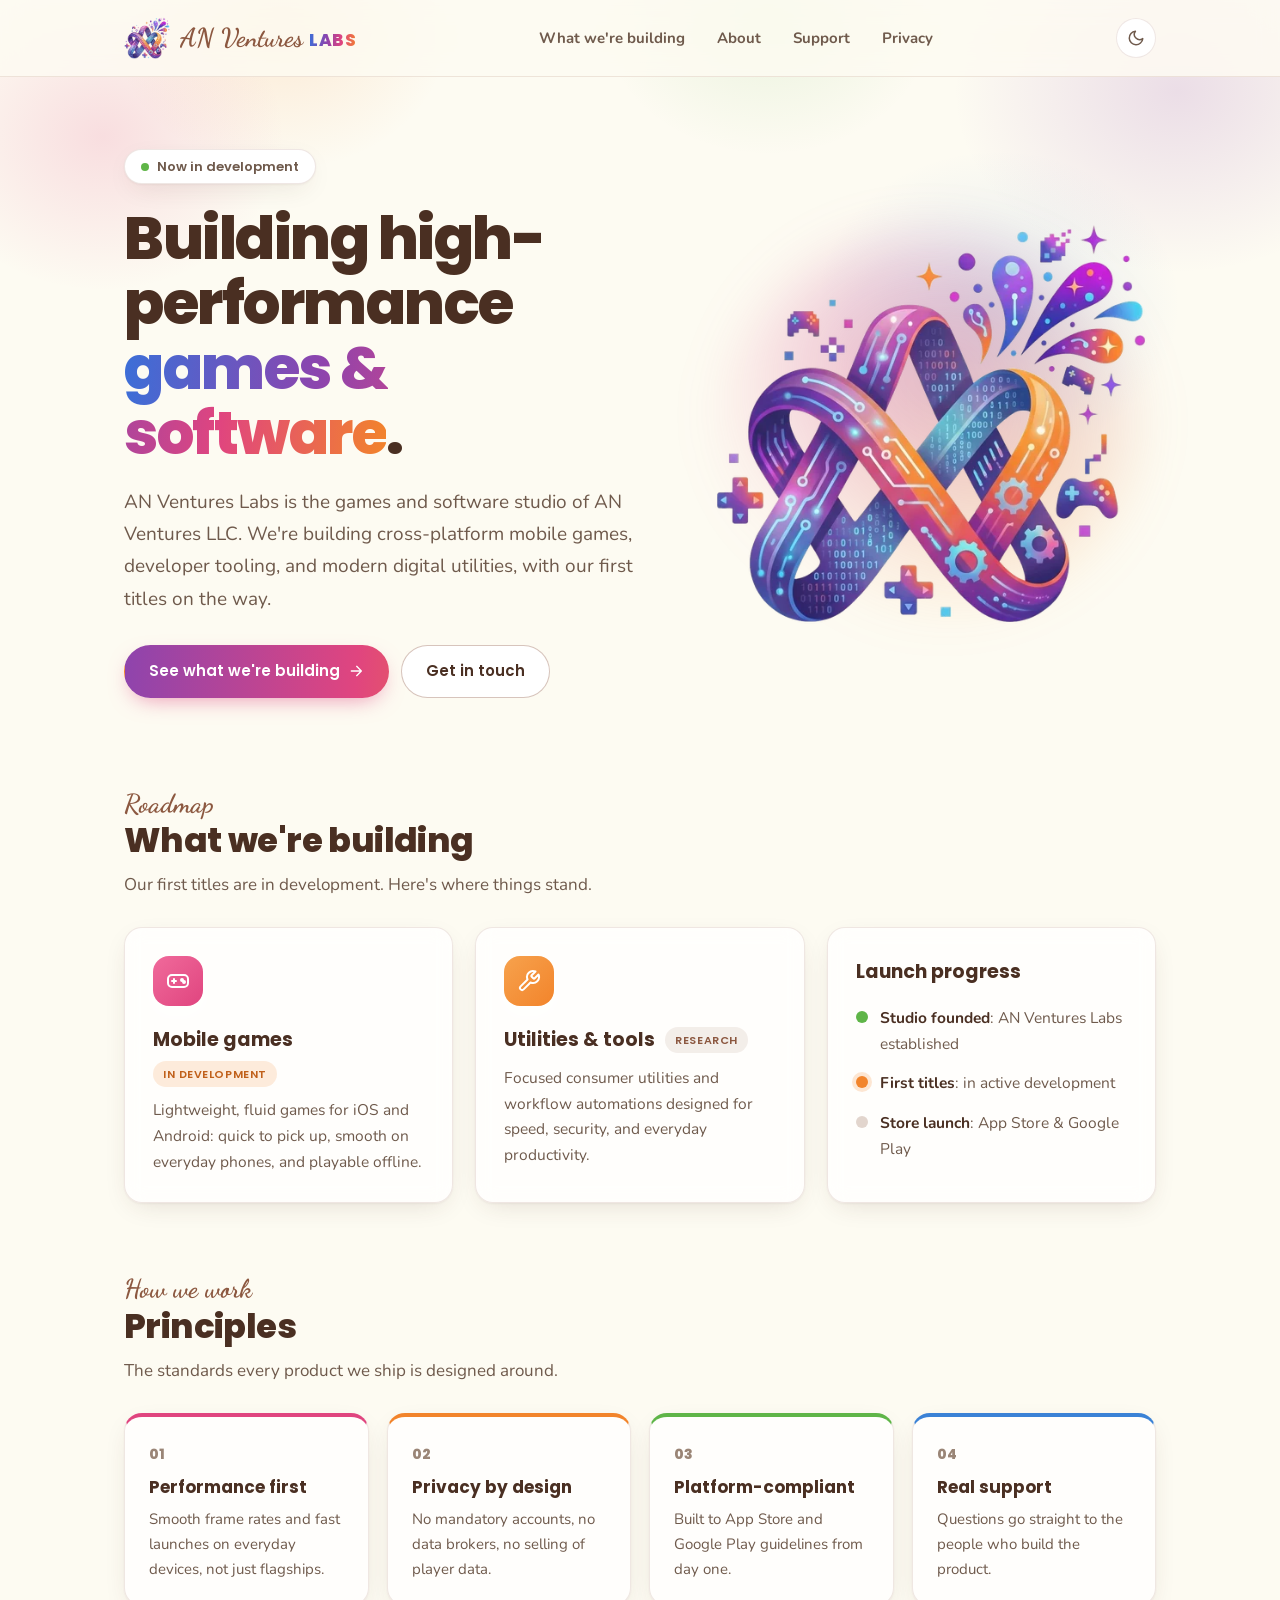
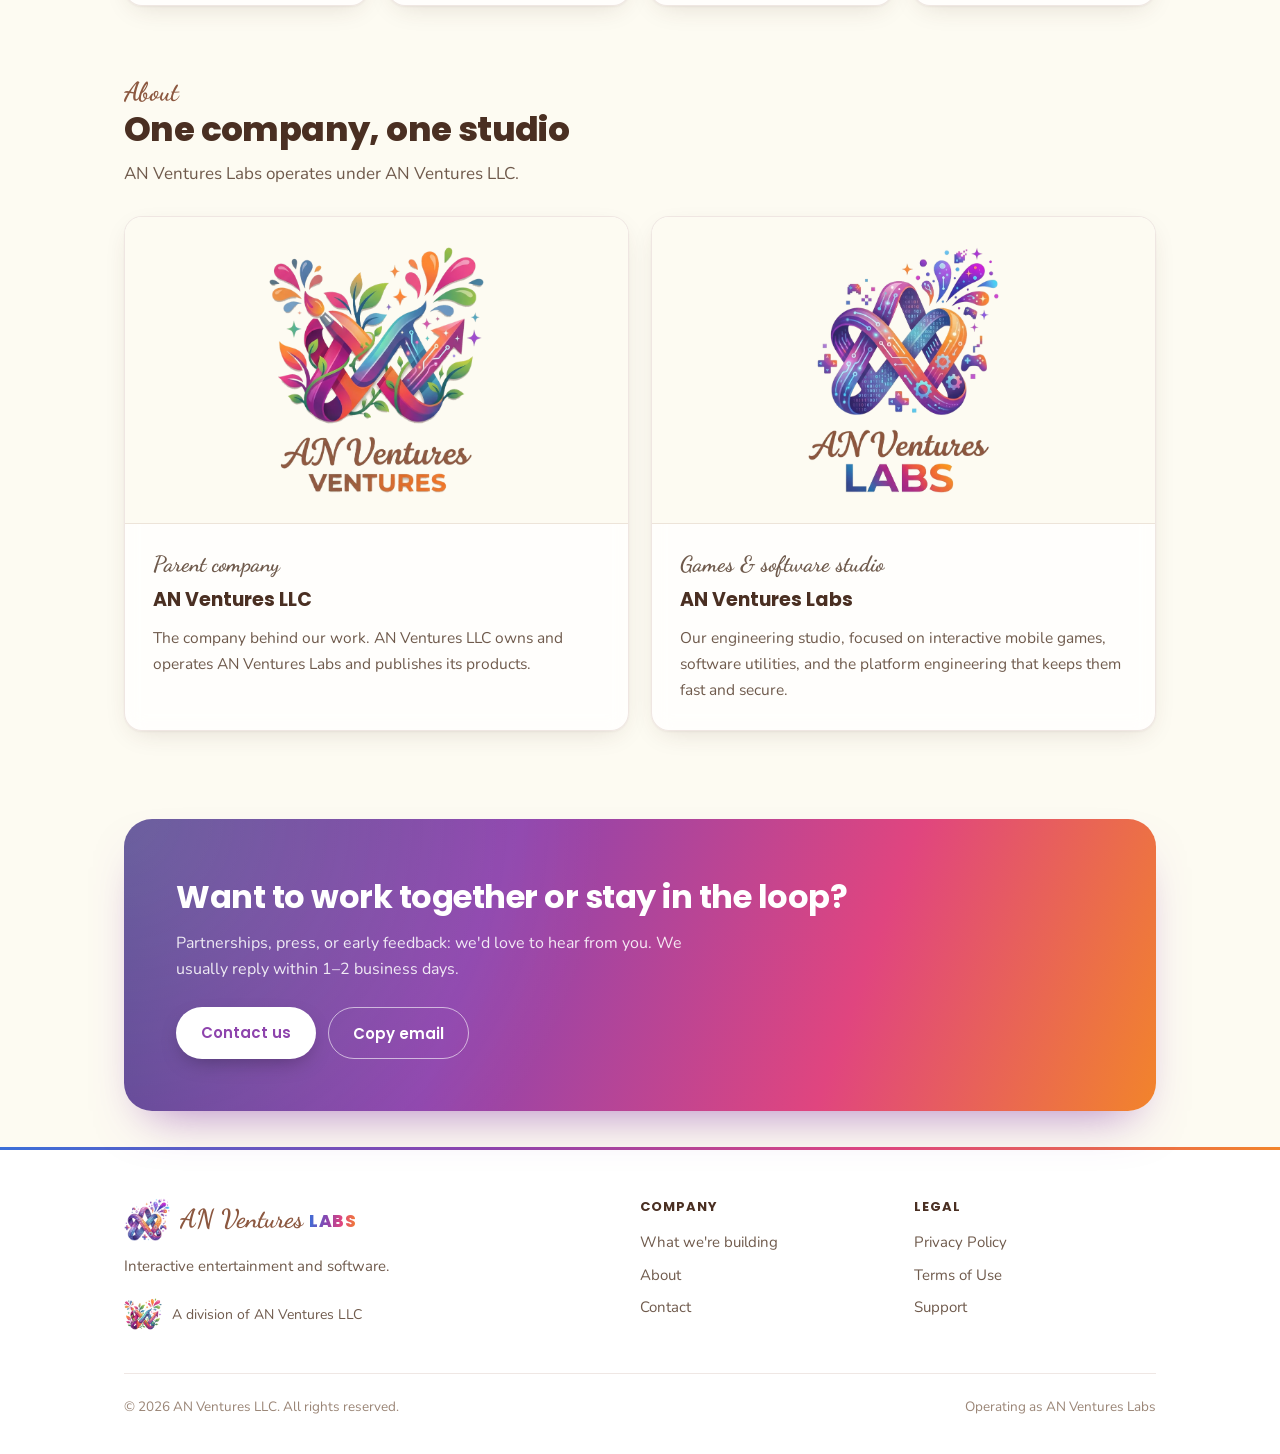
<file: index.html>
<!DOCTYPE html>
<html lang="en" class="no-js">
<head>
  <meta charset="UTF-8">
  <meta name="viewport" content="width=device-width, initial-scale=1.0">
  <title>AN Ventures Labs — Interactive Entertainment & Software</title>
  <meta name="description" content="AN Ventures Labs, the games and software studio of AN Ventures LLC, is building high-performance mobile games and modern software.">
  <meta name="theme-color" content="#fdfbf2">
  <link rel="canonical" href="https://www.anventureslabs.com/">
  <meta property="og:type" content="website">
  <meta property="og:site_name" content="AN Ventures Labs">
  <meta property="og:title" content="AN Ventures Labs — Games & Software">
  <meta property="og:description" content="High-performance mobile games, digital experiences, and modern software systems.">
  <meta property="og:url" content="https://www.anventureslabs.com/">
  <meta property="og:image" content="https://www.anventureslabs.com/assets/og-image.jpg">
  <meta name="twitter:card" content="summary_large_image">
  <link rel="icon" href="assets/favicon-32.png" sizes="32x32" type="image/png">
  <link rel="icon" href="assets/icon-192.png" sizes="192x192" type="image/png">
  <link rel="apple-touch-icon" href="assets/apple-touch-icon.png">
  <link rel="manifest" href="site.webmanifest">
  <link rel="preconnect" href="https://fonts.googleapis.com">
  <link rel="preconnect" href="https://fonts.gstatic.com" crossorigin>
  <link href="https://fonts.googleapis.com/css2?family=Dancing+Script:wght@700&family=Nunito:wght@400;600;700&family=Poppins:wght@600;700;800&display=swap" rel="stylesheet">
  <link rel="stylesheet" href="assets/styles.css">
  <script src="assets/main.js"></script>
  <script type="application/ld+json">
  {
    "@context": "https://schema.org",
    "@type": "Organization",
    "name": "AN Ventures Labs",
    "legalName": "AN Ventures LLC",
    "url": "https://www.anventureslabs.com/",
    "logo": "https://www.anventureslabs.com/assets/icon-512.png",
    "email": "contact@anventureslabs.com"
  }
  </script>
</head>
<body>
  <a class="skip-link" href="#main">Skip to content</a>
  <div class="glow-bg" aria-hidden="true"></div>

  <header class="site-header">
    <div class="container nav">
      <a class="brand" href="index.html" aria-label="AN Ventures Labs home">
        <img class="brand-logo" src="assets/brand/labs-mark-sm.webp" alt="" width="40" height="40">
        <span class="brand-name"><span class="script">AN Ventures</span><span class="caps">LABS</span></span>
      </a>
      <ul class="nav-links" id="nav-links">
        <li><a href="index.html#building">What we're building</a></li>
        <li><a href="index.html#about">About</a></li>
        <li><a href="support.html">Support</a></li>
        <li><a href="privacy.html">Privacy</a></li>
      </ul>
      <div class="nav-actions">
        <button class="icon-btn theme-toggle" type="button" aria-label="Toggle color theme">
          <svg class="icon-moon" viewBox="0 0 24 24" fill="none" stroke="currentColor" stroke-width="2" stroke-linecap="round" stroke-linejoin="round"><path d="M21 12.79A9 9 0 1 1 11.21 3 7 7 0 0 0 21 12.79z"/></svg>
          <svg class="icon-sun" viewBox="0 0 24 24" fill="none" stroke="currentColor" stroke-width="2" stroke-linecap="round" stroke-linejoin="round"><circle cx="12" cy="12" r="4"/><path d="M12 2v2M12 20v2M4.93 4.93l1.41 1.41M17.66 17.66l1.41 1.41M2 12h2M20 12h2M4.93 19.07l1.41-1.41M17.66 6.34l1.41-1.41"/></svg>
        </button>
        <button class="icon-btn menu-toggle" type="button" aria-label="Open menu" aria-controls="nav-links" aria-expanded="false">
          <svg viewBox="0 0 24 24" fill="none" stroke="currentColor" stroke-width="2" stroke-linecap="round"><path d="M4 7h16M4 12h16M4 17h16"/></svg>
        </button>
      </div>
    </div>
  </header>

  <main id="main" class="container">
    <section class="hero">
      <div class="hero-grid">
        <div>
          <div class="pill">
            <span class="pill-dot" aria-hidden="true"></span>
            Now in development
          </div>
          <h1>Building high-performance <span class="gradient-text">games & software</span>.</h1>
          <p class="lead">AN Ventures Labs is the games and software studio of AN Ventures LLC. We're building cross-platform mobile games, developer tooling, and modern digital utilities, with our first titles on the way.</p>
          <div class="hero-actions">
            <a class="btn btn-primary" href="#building">
              See what we're building
              <svg viewBox="0 0 24 24" fill="none" stroke="currentColor" stroke-width="2" stroke-linecap="round" stroke-linejoin="round"><path d="M5 12h14M13 5l7 7-7 7"/></svg>
            </a>
            <a class="btn btn-ghost" href="support.html#contact">Get in touch</a>
          </div>
        </div>
        <div class="hero-art">
          <img src="assets/brand/labs-mark.webp" alt="AN Ventures Labs logo: an interlocking ribbon knot with circuit traces, surrounded by game controller and pixel icons" width="512" height="476" fetchpriority="high">
        </div>
      </div>
    </section>

    <!-- ================= WHAT WE'RE BUILDING =================
         When your first app launches, add a product card here with its
         name, a one-line pitch, and App Store / Google Play links. -->
    <section id="building">
      <p class="eyebrow">Roadmap</p>
      <h2 class="section-title">What we're building</h2>
      <p class="section-sub">Our first titles are in development. Here's where things stand.</p>

      <div class="grid">
        <article class="card reveal">
          <div class="card-icon tone-pink" aria-hidden="true">
            <svg viewBox="0 0 24 24" fill="none" stroke="currentColor" stroke-width="2" stroke-linecap="round" stroke-linejoin="round"><rect x="2" y="6" width="20" height="12" rx="4"/><path d="M6 12h4M8 10v4"/><circle cx="16" cy="11" r="1"/><circle cx="18" cy="13" r="1"/></svg>
          </div>
          <h3>Mobile games <span class="badge badge-dev">In development</span></h3>
          <p>Lightweight, fluid games for iOS and Android: quick to pick up, smooth on everyday phones, and playable offline.</p>
        </article>
        <article class="card reveal">
          <div class="card-icon tone-orange" aria-hidden="true">
            <svg viewBox="0 0 24 24" fill="none" stroke="currentColor" stroke-width="2" stroke-linecap="round" stroke-linejoin="round"><path d="M14.7 6.3a1 1 0 0 0 0 1.4l1.6 1.6a1 1 0 0 0 1.4 0l3.77-3.77a6 6 0 0 1-7.94 7.94l-6.91 6.91a2.12 2.12 0 0 1-3-3l6.91-6.91a6 6 0 0 1 7.94-7.94l-3.76 3.76z"/></svg>
          </div>
          <h3>Utilities & tools <span class="badge">Research</span></h3>
          <p>Focused consumer utilities and workflow automations designed for speed, security, and everyday productivity.</p>
        </article>
        <article class="card reveal">
          <h3 style="margin-bottom:4px">Launch progress</h3>
          <div class="status-list">
            <div class="status-item"><span class="status-dot done" aria-hidden="true"></span><div><strong>Studio founded</strong>: AN Ventures Labs established</div></div>
            <div class="status-item"><span class="status-dot now" aria-hidden="true"></span><div><strong>First titles</strong>: in active development</div></div>
            <div class="status-item"><span class="status-dot" aria-hidden="true"></span><div><strong>Store launch</strong>: App Store & Google Play</div></div>
          </div>
        </article>
      </div>
    </section>

    <!-- ================= PRINCIPLES ================= -->
    <section id="principles">
      <p class="eyebrow">How we work</p>
      <h2 class="section-title">Principles</h2>
      <p class="section-sub">The standards every product we ship is designed around.</p>
      <div class="principles reveal">
        <div class="principle">
          <span class="num">01</span>
          <h4>Performance first</h4>
          <p>Smooth frame rates and fast launches on everyday devices, not just flagships.</p>
        </div>
        <div class="principle">
          <span class="num">02</span>
          <h4>Privacy by design</h4>
          <p>No mandatory accounts, no data brokers, no selling of player data.</p>
        </div>
        <div class="principle">
          <span class="num">03</span>
          <h4>Platform-compliant</h4>
          <p>Built to App Store and Google Play guidelines from day one.</p>
        </div>
        <div class="principle">
          <span class="num">04</span>
          <h4>Real support</h4>
          <p>Questions go straight to the people who build the product.</p>
        </div>
      </div>
    </section>

    <!-- ================= ABOUT / BRAND FAMILY ================= -->
    <section id="about">
      <p class="eyebrow">About</p>
      <h2 class="section-title">One company, one studio</h2>
      <p class="section-sub">AN Ventures Labs operates under AN Ventures LLC.</p>
      <div class="grid">
        <article class="card brand-card reveal">
          <div class="brand-plate">
            <img src="assets/brand/ventures-logo.webp" alt="AN Ventures logo" width="632" height="720" loading="lazy">
          </div>
          <div class="brand-body">
            <p class="eyebrow">Parent company</p>
            <h3>AN Ventures LLC</h3>
            <p>The company behind our work. AN Ventures LLC owns and operates AN Ventures Labs and publishes its products.</p>
          </div>
        </article>
        <article class="card brand-card reveal">
          <div class="brand-plate">
            <img src="assets/brand/labs-logo.webp" alt="AN Ventures Labs logo" width="561" height="720" loading="lazy">
          </div>
          <div class="brand-body">
            <p class="eyebrow">Games & software studio</p>
            <h3>AN Ventures Labs</h3>
            <p>Our engineering studio, focused on interactive mobile games, software utilities, and the platform engineering that keeps them fast and secure.</p>
          </div>
        </article>
      </div>
    </section>

    <section>
      <div class="cta reveal">
        <div>
          <h2>Want to work together or stay in the loop?</h2>
          <p>Partnerships, press, or early feedback: we'd love to hear from you. We usually reply within 1–2 business days.</p>
        </div>
        <div class="hero-actions" style="margin-top:0">
          <a class="btn btn-primary" href="support.html#contact">Contact us</a>
          <button class="btn btn-ghost" type="button" data-copy="contact@anventureslabs.com">Copy email</button>
        </div>
      </div>
    </section>
  </main>

  <footer class="site-footer">
    <div class="container">
      <div class="footer-grid">
        <div>
          <a class="brand" href="index.html"><img class="brand-logo" src="assets/brand/labs-mark-sm.webp" alt="" width="40" height="40"><span class="brand-name"><span class="script">AN Ventures</span><span class="caps">LABS</span></span></a>
          <p style="margin-top:12px;max-width:320px">Interactive entertainment and software.</p>
          <div class="parent-co">
            <img src="assets/brand/ventures-mark-sm.webp" alt="" width="34" height="34" loading="lazy">
            <span>A division of AN Ventures LLC</span>
          </div>
        </div>
        <div>
          <h5>Company</h5>
          <ul>
            <li><a href="index.html#building">What we're building</a></li>
            <li><a href="index.html#about">About</a></li>
            <li><a href="support.html#contact">Contact</a></li>
          </ul>
        </div>
        <div>
          <h5>Legal</h5>
          <ul>
            <li><a href="privacy.html">Privacy Policy</a></li>
            <li><a href="terms.html">Terms of Use</a></li>
            <li><a href="support.html">Support</a></li>
          </ul>
        </div>
      </div>
      <div class="footer-bottom">
        <div>© <span data-year>2026</span> AN Ventures LLC. All rights reserved.</div>
        <div>Operating as AN Ventures Labs</div>
      </div>
    </div>
  </footer>
</body>
</html>
</file>
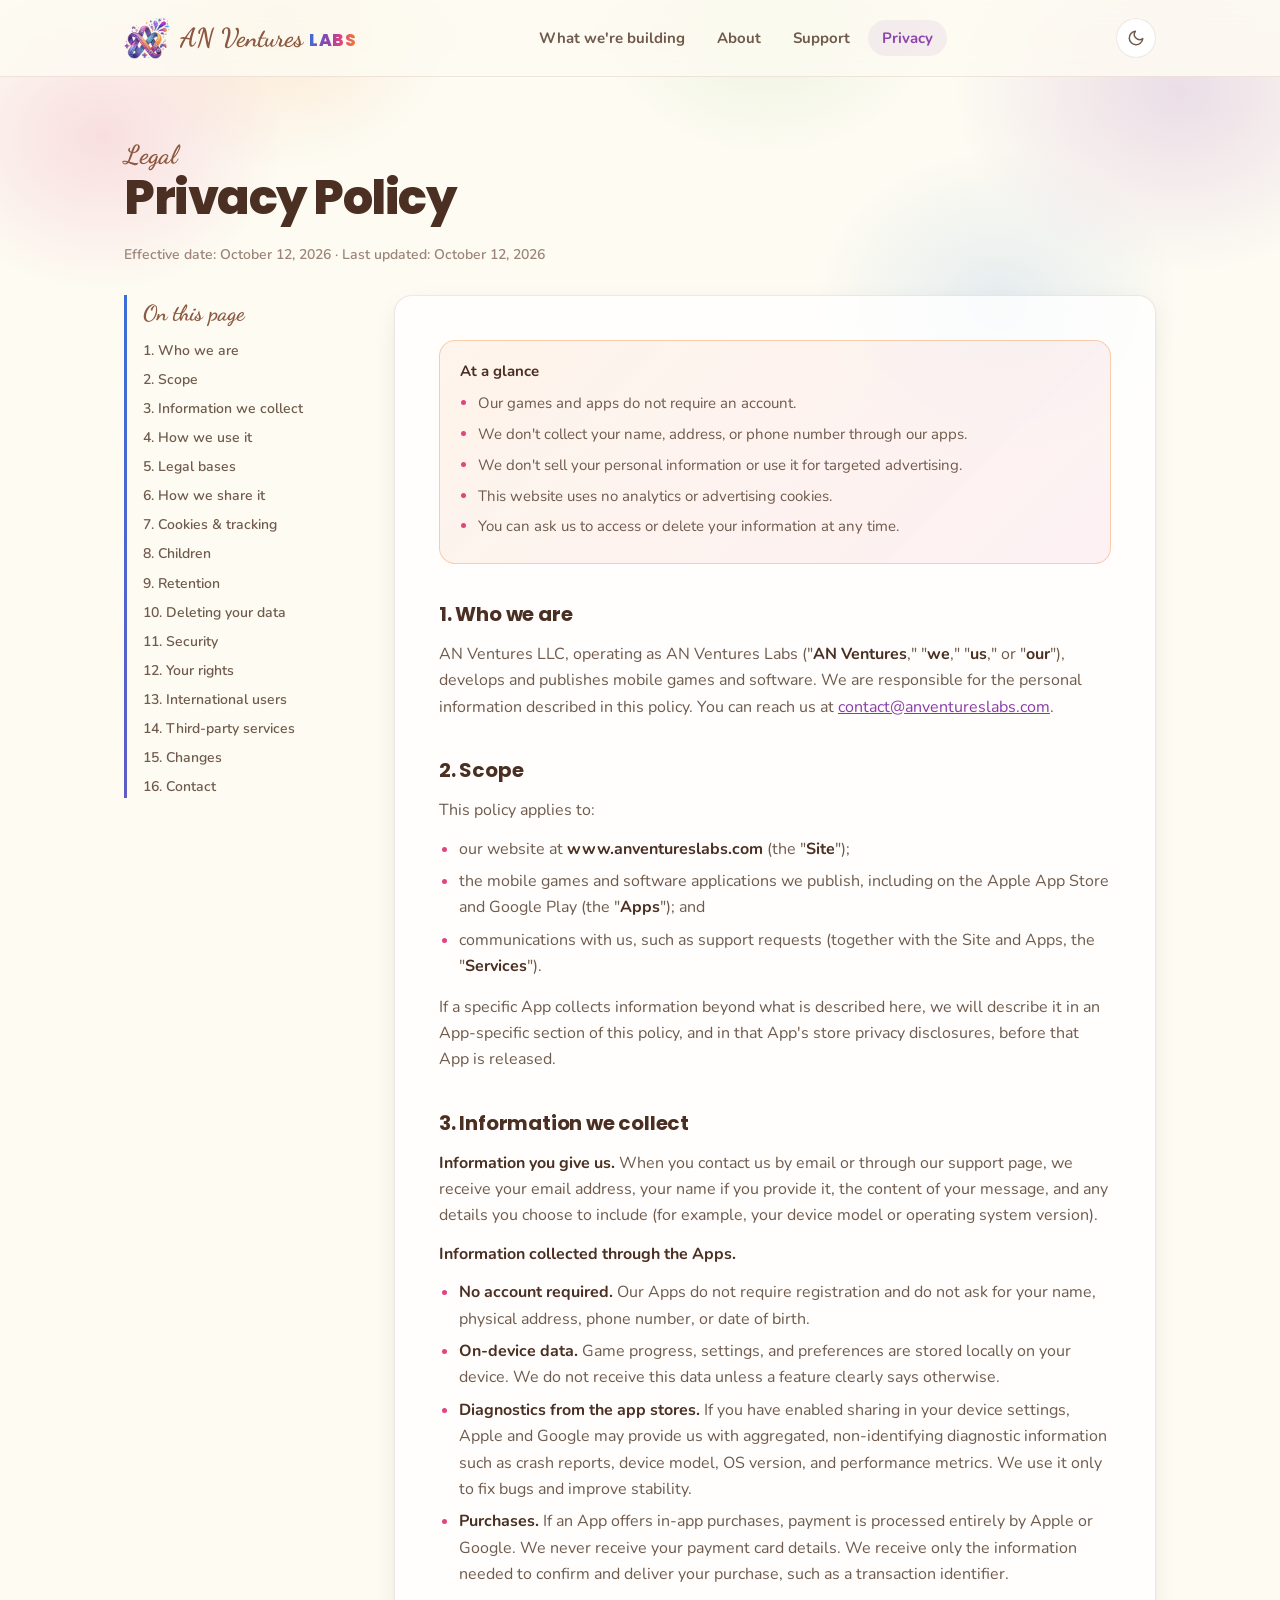
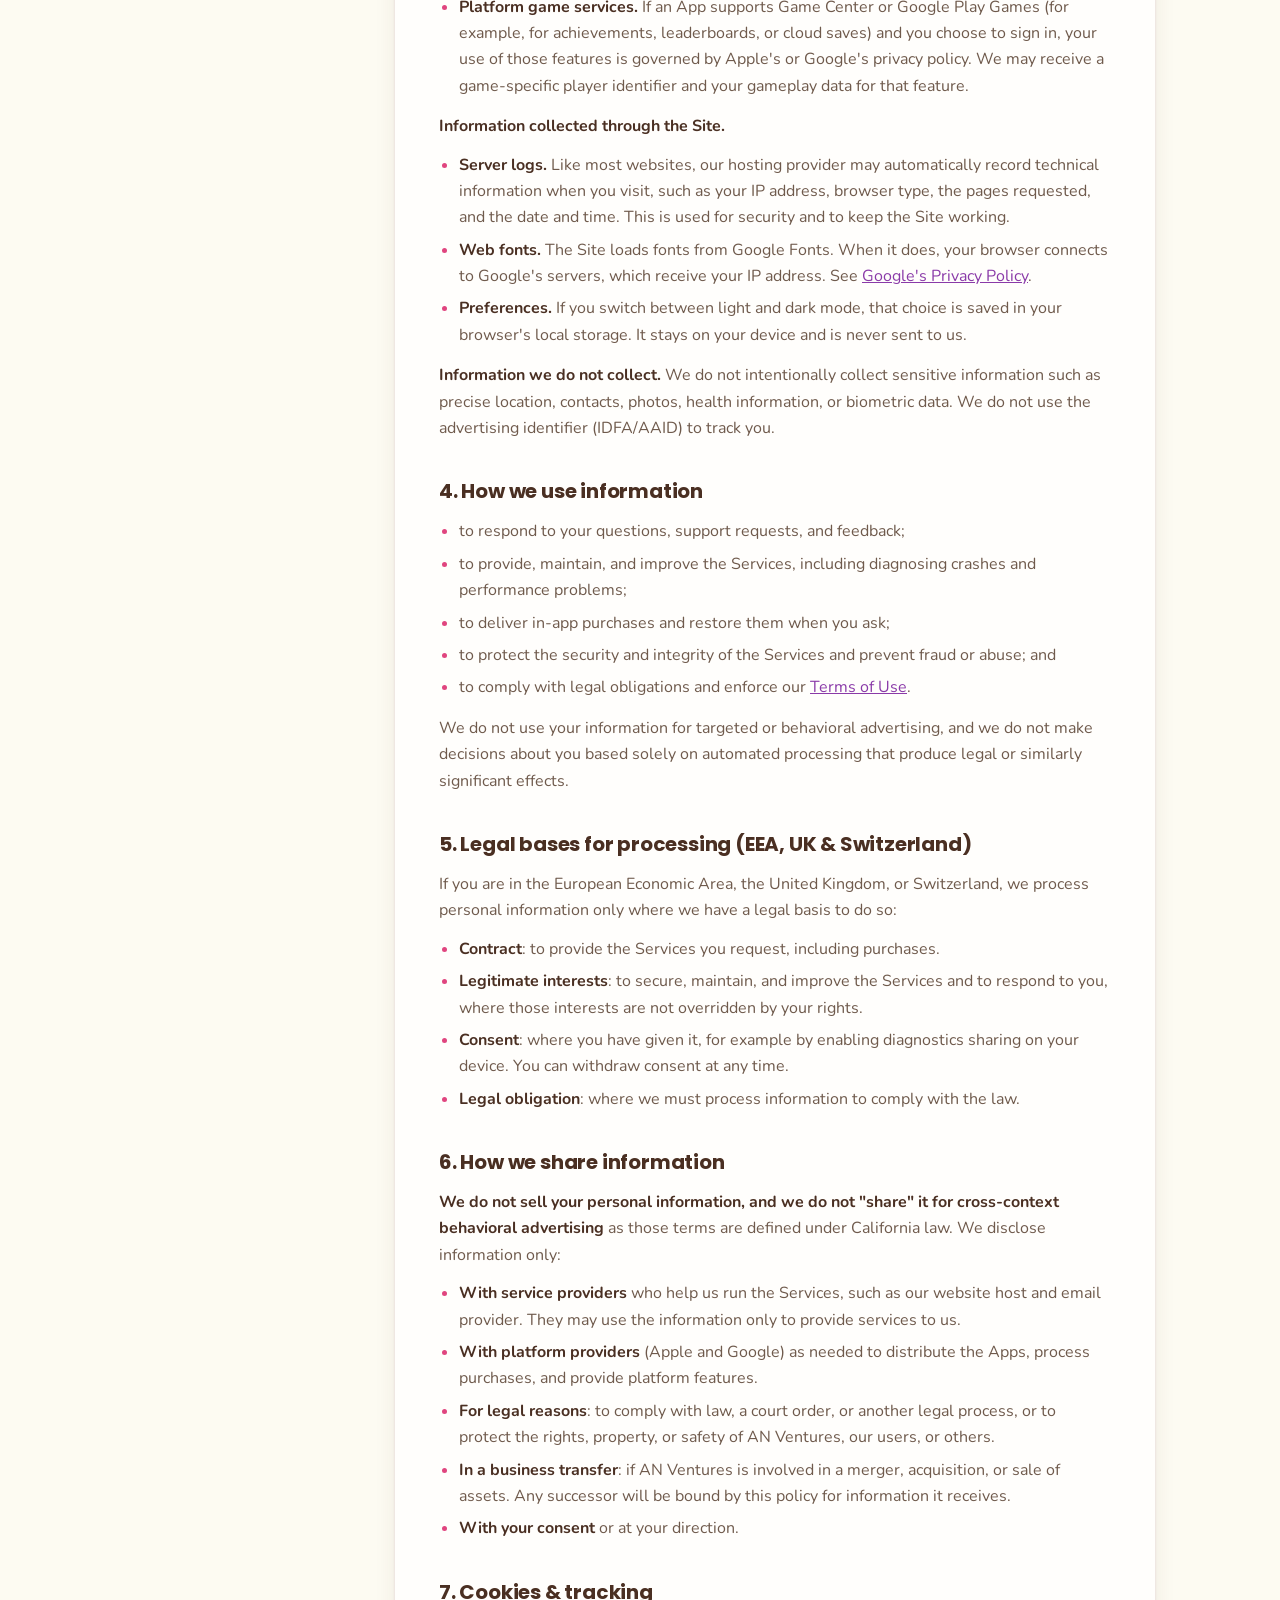
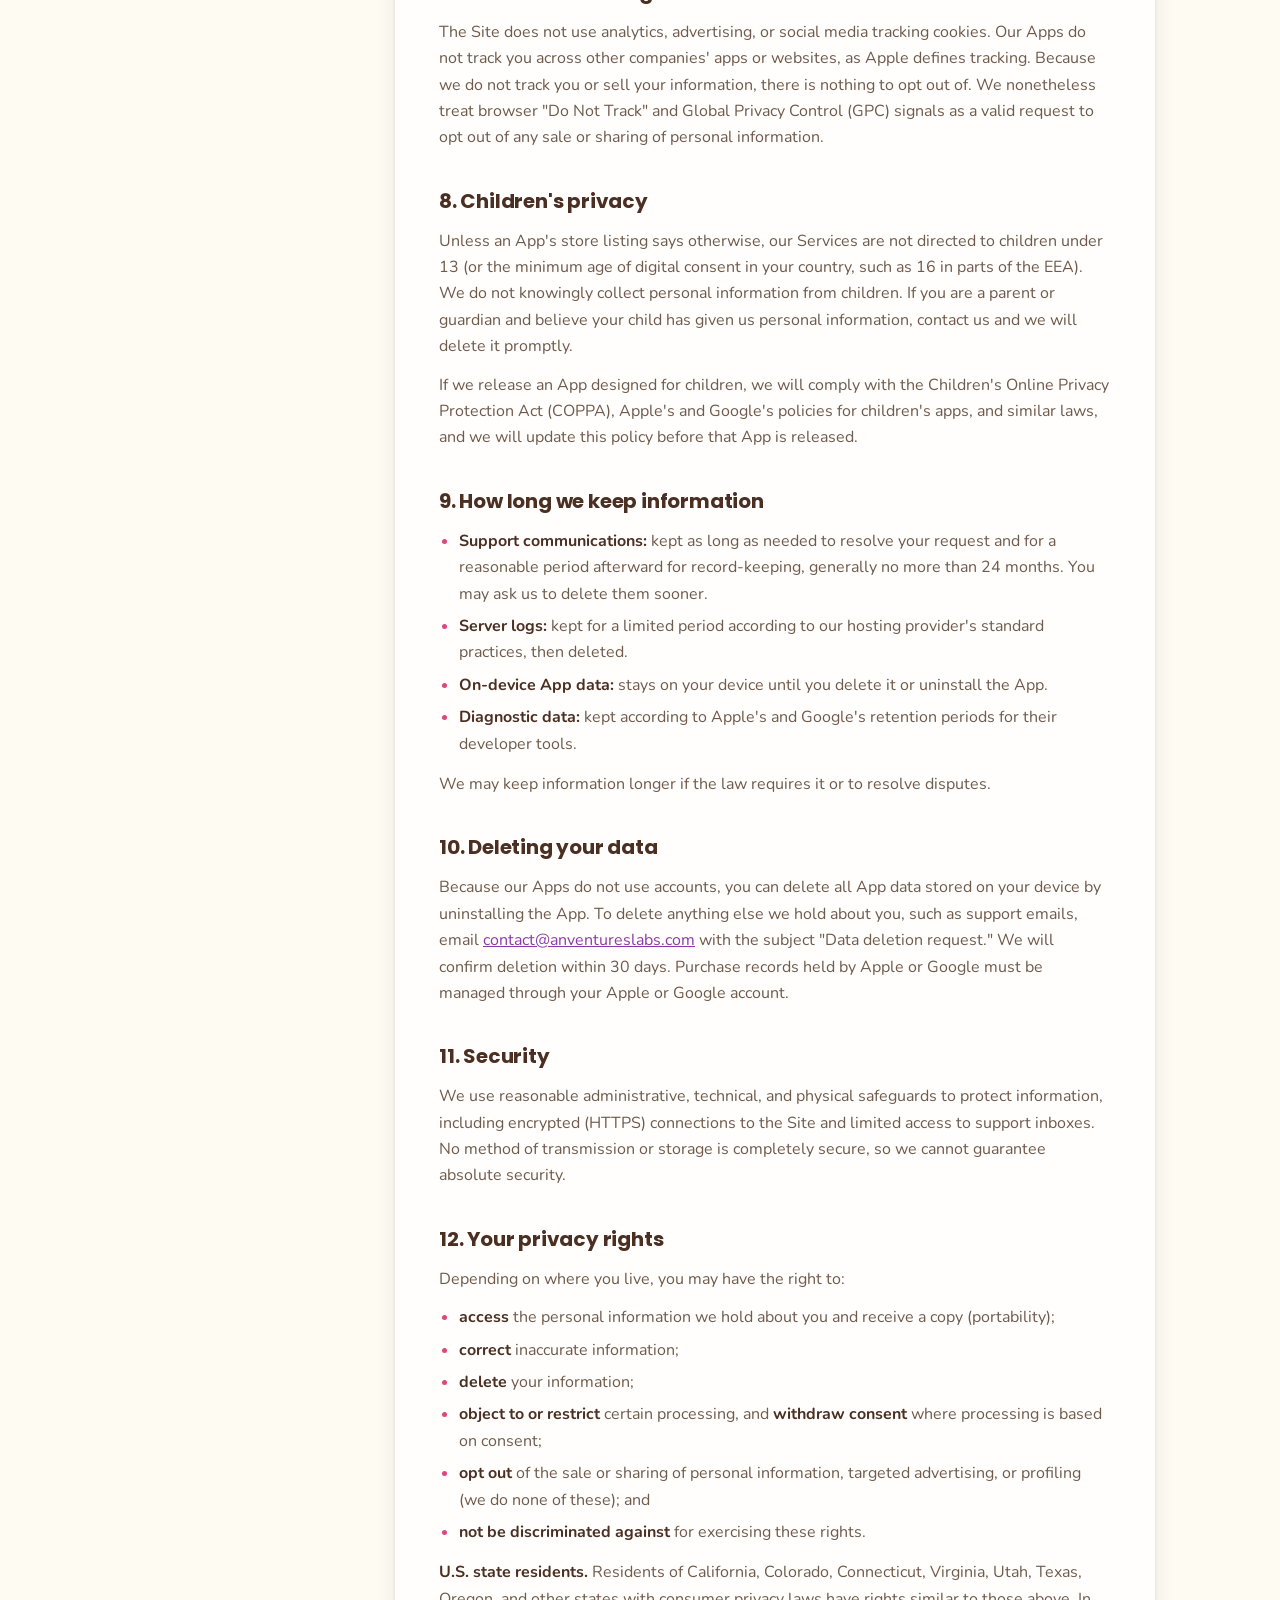
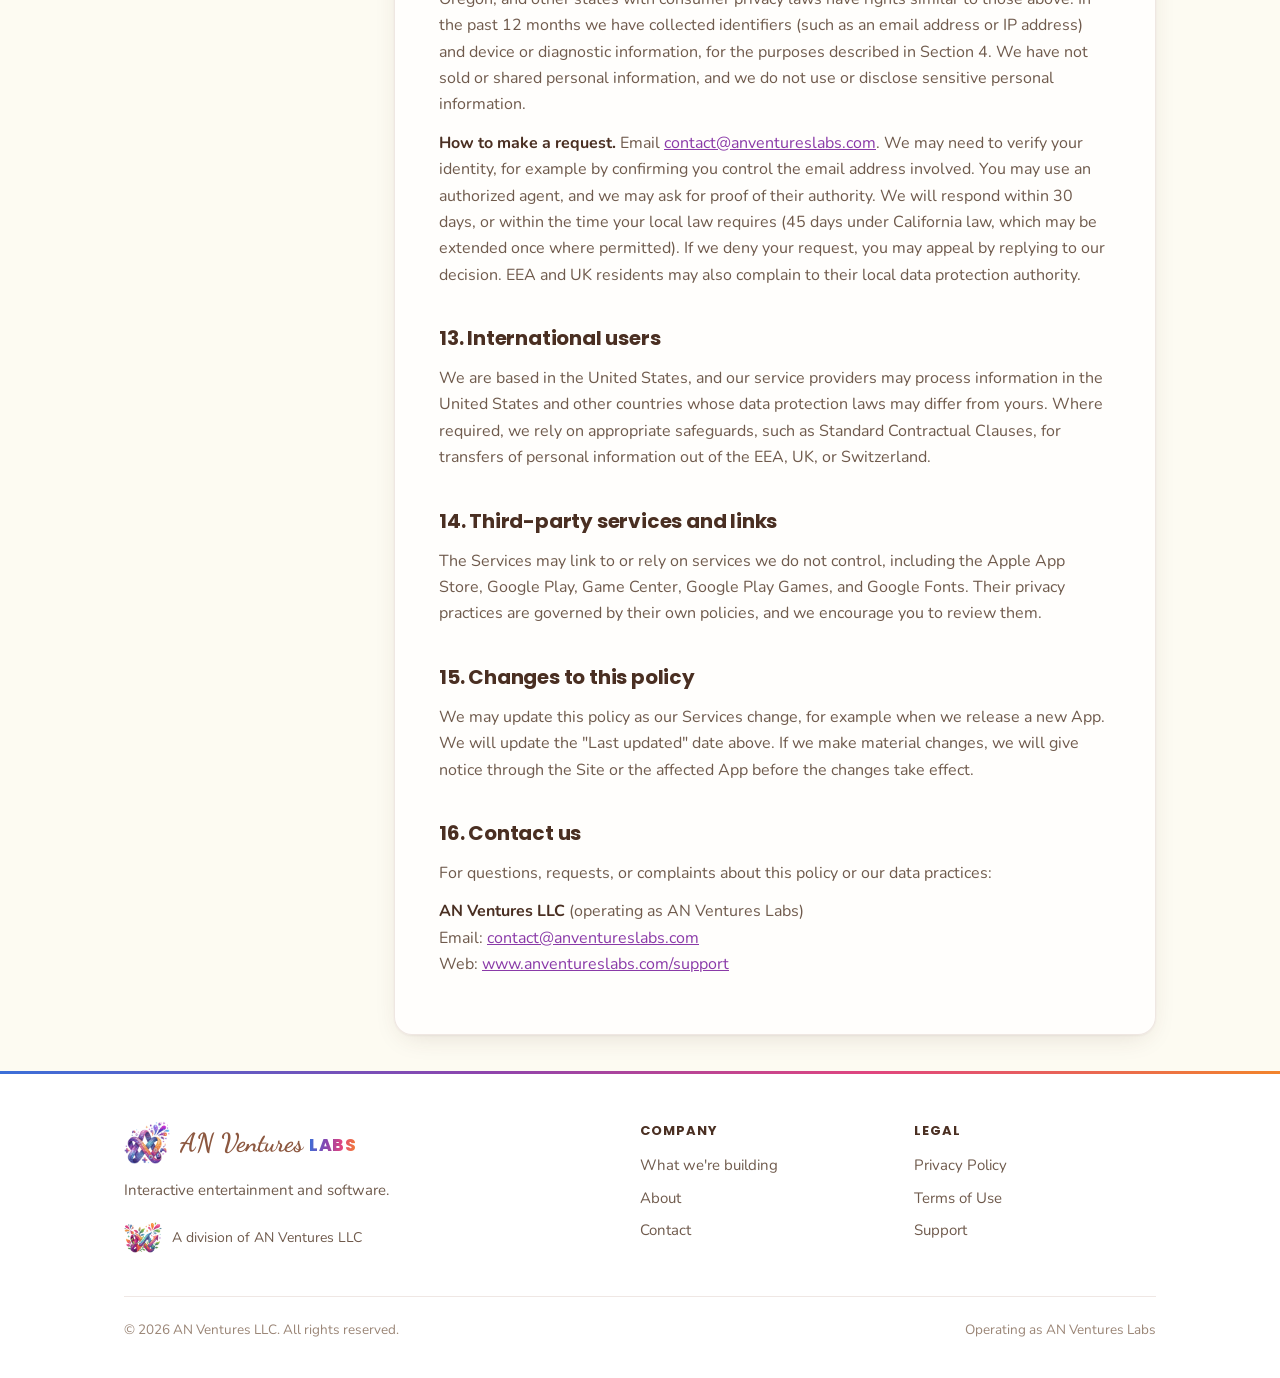
<file: privacy.html>
<!DOCTYPE html>
<html lang="en" class="no-js">
<head>
  <meta charset="UTF-8">
  <meta name="viewport" content="width=device-width, initial-scale=1.0">
  <title>Privacy Policy — AN Ventures Labs</title>
  <meta name="description" content="How AN Ventures LLC (AN Ventures Labs) collects, uses, and protects information across our website, games, and apps.">
  <link rel="canonical" href="https://www.anventureslabs.com/privacy.html">
  <meta name="theme-color" content="#fdfbf2">
  <meta property="og:site_name" content="AN Ventures Labs">
  <meta property="og:image" content="https://www.anventureslabs.com/assets/og-image.jpg">
  <meta name="twitter:card" content="summary_large_image">
  <link rel="icon" href="assets/favicon-32.png" sizes="32x32" type="image/png">
  <link rel="icon" href="assets/icon-192.png" sizes="192x192" type="image/png">
  <link rel="apple-touch-icon" href="assets/apple-touch-icon.png">
  <link rel="manifest" href="site.webmanifest">
  <link rel="preconnect" href="https://fonts.googleapis.com">
  <link rel="preconnect" href="https://fonts.gstatic.com" crossorigin>
  <link href="https://fonts.googleapis.com/css2?family=Dancing+Script:wght@700&family=Nunito:wght@400;600;700&family=Poppins:wght@600;700;800&display=swap" rel="stylesheet">
  <link rel="stylesheet" href="assets/styles.css">
  <script src="assets/main.js"></script>
</head>
<body>
  <a class="skip-link" href="#main">Skip to content</a>
  <div class="glow-bg" aria-hidden="true"></div>

  <header class="site-header">
    <div class="container nav">
      <a class="brand" href="index.html" aria-label="AN Ventures Labs home">
        <img class="brand-logo" src="assets/brand/labs-mark-sm.webp" alt="" width="40" height="40">
        <span class="brand-name"><span class="script">AN Ventures</span><span class="caps">LABS</span></span>
      </a>
      <ul class="nav-links" id="nav-links">
        <li><a href="index.html#building">What we're building</a></li>
        <li><a href="index.html#about">About</a></li>
        <li><a href="support.html">Support</a></li>
        <li><a href="privacy.html" aria-current="page">Privacy</a></li>
      </ul>
      <div class="nav-actions">
        <button class="icon-btn theme-toggle" type="button" aria-label="Toggle color theme">
          <svg class="icon-moon" viewBox="0 0 24 24" fill="none" stroke="currentColor" stroke-width="2" stroke-linecap="round" stroke-linejoin="round"><path d="M21 12.79A9 9 0 1 1 11.21 3 7 7 0 0 0 21 12.79z"/></svg>
          <svg class="icon-sun" viewBox="0 0 24 24" fill="none" stroke="currentColor" stroke-width="2" stroke-linecap="round" stroke-linejoin="round"><circle cx="12" cy="12" r="4"/><path d="M12 2v2M12 20v2M4.93 4.93l1.41 1.41M17.66 17.66l1.41 1.41M2 12h2M20 12h2M4.93 19.07l1.41-1.41M17.66 6.34l1.41-1.41"/></svg>
        </button>
        <button class="icon-btn menu-toggle" type="button" aria-label="Open menu" aria-controls="nav-links" aria-expanded="false">
          <svg viewBox="0 0 24 24" fill="none" stroke="currentColor" stroke-width="2" stroke-linecap="round"><path d="M4 7h16M4 12h16M4 17h16"/></svg>
        </button>
      </div>
    </div>
  </header>

  <main id="main" class="container">
    <section class="page-hero">
      <p class="eyebrow">Legal</p>
      <h1>Privacy Policy</h1>
      <p class="meta">Effective date: October 12, 2026 · Last updated: October 12, 2026</p>
    </section>

    <section class="layout-legal" style="padding-top:0">
      <nav class="toc" aria-label="On this page">
        <p>On this page</p>
        <ol>
          <li><a href="#who">1. Who we are</a></li>
          <li><a href="#scope">2. Scope</a></li>
          <li><a href="#collect">3. Information we collect</a></li>
          <li><a href="#use">4. How we use it</a></li>
          <li><a href="#legal-bases">5. Legal bases</a></li>
          <li><a href="#sharing">6. How we share it</a></li>
          <li><a href="#tracking">7. Cookies & tracking</a></li>
          <li><a href="#children">8. Children</a></li>
          <li><a href="#retention">9. Retention</a></li>
          <li><a href="#deletion">10. Deleting your data</a></li>
          <li><a href="#security">11. Security</a></li>
          <li><a href="#rights">12. Your rights</a></li>
          <li><a href="#international">13. International users</a></li>
          <li><a href="#third-party">14. Third-party services</a></li>
          <li><a href="#changes">15. Changes</a></li>
          <li><a href="#contact">16. Contact</a></li>
        </ol>
      </nav>

      <article class="prose">
        <div class="callout">
          <strong>At a glance</strong>
          <ul style="margin:8px 0 0 18px">
            <li>Our games and apps do not require an account.</li>
            <li>We don't collect your name, address, or phone number through our apps.</li>
            <li>We don't sell your personal information or use it for targeted advertising.</li>
            <li>This website uses no analytics or advertising cookies.</li>
            <li>You can ask us to access or delete your information at any time.</li>
          </ul>
        </div>

        <h2 id="who">1. Who we are</h2>
        <p>AN Ventures LLC, operating as AN Ventures Labs ("<strong>AN Ventures</strong>," "<strong>we</strong>," "<strong>us</strong>," or "<strong>our</strong>"), develops and publishes mobile games and software. We are responsible for the personal information described in this policy. You can reach us at <a href="mailto:contact@anventureslabs.com">contact@anventureslabs.com</a>.</p>

        <h2 id="scope">2. Scope</h2>
        <p>This policy applies to:</p>
        <ul>
          <li>our website at <strong>www.anventureslabs.com</strong> (the "<strong>Site</strong>");</li>
          <li>the mobile games and software applications we publish, including on the Apple App Store and Google Play (the "<strong>Apps</strong>"); and</li>
          <li>communications with us, such as support requests (together with the Site and Apps, the "<strong>Services</strong>").</li>
        </ul>
        <p>If a specific App collects information beyond what is described here, we will describe it in an App-specific section of this policy, and in that App's store privacy disclosures, before that App is released.</p>

        <h2 id="collect">3. Information we collect</h2>
        <p><strong>Information you give us.</strong> When you contact us by email or through our support page, we receive your email address, your name if you provide it, the content of your message, and any details you choose to include (for example, your device model or operating system version).</p>

        <p><strong>Information collected through the Apps.</strong></p>
        <ul>
          <li><strong>No account required.</strong> Our Apps do not require registration and do not ask for your name, physical address, phone number, or date of birth.</li>
          <li><strong>On-device data.</strong> Game progress, settings, and preferences are stored locally on your device. We do not receive this data unless a feature clearly says otherwise.</li>
          <li><strong>Diagnostics from the app stores.</strong> If you have enabled sharing in your device settings, Apple and Google may provide us with aggregated, non-identifying diagnostic information such as crash reports, device model, OS version, and performance metrics. We use it only to fix bugs and improve stability.</li>
          <li><strong>Purchases.</strong> If an App offers in-app purchases, payment is processed entirely by Apple or Google. We never receive your payment card details. We receive only the information needed to confirm and deliver your purchase, such as a transaction identifier.</li>
          <li><strong>Platform game services.</strong> If an App supports Game Center or Google Play Games (for example, for achievements, leaderboards, or cloud saves) and you choose to sign in, your use of those features is governed by Apple's or Google's privacy policy. We may receive a game-specific player identifier and your gameplay data for that feature.</li>
        </ul>

        <p><strong>Information collected through the Site.</strong></p>
        <ul>
          <li><strong>Server logs.</strong> Like most websites, our hosting provider may automatically record technical information when you visit, such as your IP address, browser type, the pages requested, and the date and time. This is used for security and to keep the Site working.</li>
          <li><strong>Web fonts.</strong> The Site loads fonts from Google Fonts. When it does, your browser connects to Google's servers, which receive your IP address. See <a href="https://policies.google.com/privacy" rel="noopener">Google's Privacy Policy</a>.</li>
          <li><strong>Preferences.</strong> If you switch between light and dark mode, that choice is saved in your browser's local storage. It stays on your device and is never sent to us.</li>
        </ul>

        <p><strong>Information we do not collect.</strong> We do not intentionally collect sensitive information such as precise location, contacts, photos, health information, or biometric data. We do not use the advertising identifier (IDFA/AAID) to track you.</p>

        <h2 id="use">4. How we use information</h2>
        <ul>
          <li>to respond to your questions, support requests, and feedback;</li>
          <li>to provide, maintain, and improve the Services, including diagnosing crashes and performance problems;</li>
          <li>to deliver in-app purchases and restore them when you ask;</li>
          <li>to protect the security and integrity of the Services and prevent fraud or abuse; and</li>
          <li>to comply with legal obligations and enforce our <a href="terms.html">Terms of Use</a>.</li>
        </ul>
        <p>We do not use your information for targeted or behavioral advertising, and we do not make decisions about you based solely on automated processing that produce legal or similarly significant effects.</p>

        <h2 id="legal-bases">5. Legal bases for processing (EEA, UK & Switzerland)</h2>
        <p>If you are in the European Economic Area, the United Kingdom, or Switzerland, we process personal information only where we have a legal basis to do so:</p>
        <ul>
          <li><strong>Contract</strong>: to provide the Services you request, including purchases.</li>
          <li><strong>Legitimate interests</strong>: to secure, maintain, and improve the Services and to respond to you, where those interests are not overridden by your rights.</li>
          <li><strong>Consent</strong>: where you have given it, for example by enabling diagnostics sharing on your device. You can withdraw consent at any time.</li>
          <li><strong>Legal obligation</strong>: where we must process information to comply with the law.</li>
        </ul>

        <h2 id="sharing">6. How we share information</h2>
        <p><strong>We do not sell your personal information, and we do not "share" it for cross-context behavioral advertising</strong> as those terms are defined under California law. We disclose information only:</p>
        <ul>
          <li><strong>With service providers</strong> who help us run the Services, such as our website host and email provider. They may use the information only to provide services to us.</li>
          <li><strong>With platform providers</strong> (Apple and Google) as needed to distribute the Apps, process purchases, and provide platform features.</li>
          <li><strong>For legal reasons</strong>: to comply with law, a court order, or another legal process, or to protect the rights, property, or safety of AN Ventures, our users, or others.</li>
          <li><strong>In a business transfer</strong>: if AN Ventures is involved in a merger, acquisition, or sale of assets. Any successor will be bound by this policy for information it receives.</li>
          <li><strong>With your consent</strong> or at your direction.</li>
        </ul>

        <h2 id="tracking">7. Cookies & tracking</h2>
        <p>The Site does not use analytics, advertising, or social media tracking cookies. Our Apps do not track you across other companies' apps or websites, as Apple defines tracking. Because we do not track you or sell your information, there is nothing to opt out of. We nonetheless treat browser "Do Not Track" and Global Privacy Control (GPC) signals as a valid request to opt out of any sale or sharing of personal information.</p>

        <h2 id="children">8. Children's privacy</h2>
        <p>Unless an App's store listing says otherwise, our Services are not directed to children under 13 (or the minimum age of digital consent in your country, such as 16 in parts of the EEA). We do not knowingly collect personal information from children. If you are a parent or guardian and believe your child has given us personal information, contact us and we will delete it promptly.</p>
        <p>If we release an App designed for children, we will comply with the Children's Online Privacy Protection Act (COPPA), Apple's and Google's policies for children's apps, and similar laws, and we will update this policy before that App is released.</p>

        <h2 id="retention">9. How long we keep information</h2>
        <ul>
          <li><strong>Support communications:</strong> kept as long as needed to resolve your request and for a reasonable period afterward for record-keeping, generally no more than 24 months. You may ask us to delete them sooner.</li>
          <li><strong>Server logs:</strong> kept for a limited period according to our hosting provider's standard practices, then deleted.</li>
          <li><strong>On-device App data:</strong> stays on your device until you delete it or uninstall the App.</li>
          <li><strong>Diagnostic data:</strong> kept according to Apple's and Google's retention periods for their developer tools.</li>
        </ul>
        <p>We may keep information longer if the law requires it or to resolve disputes.</p>

        <h2 id="deletion">10. Deleting your data</h2>
        <p>Because our Apps do not use accounts, you can delete all App data stored on your device by uninstalling the App. To delete anything else we hold about you, such as support emails, email <a href="mailto:contact@anventureslabs.com?subject=Data%20deletion%20request">contact@anventureslabs.com</a> with the subject "Data deletion request." We will confirm deletion within 30 days. Purchase records held by Apple or Google must be managed through your Apple or Google account.</p>

        <h2 id="security">11. Security</h2>
        <p>We use reasonable administrative, technical, and physical safeguards to protect information, including encrypted (HTTPS) connections to the Site and limited access to support inboxes. No method of transmission or storage is completely secure, so we cannot guarantee absolute security.</p>

        <h2 id="rights">12. Your privacy rights</h2>
        <p>Depending on where you live, you may have the right to:</p>
        <ul>
          <li><strong>access</strong> the personal information we hold about you and receive a copy (portability);</li>
          <li><strong>correct</strong> inaccurate information;</li>
          <li><strong>delete</strong> your information;</li>
          <li><strong>object to or restrict</strong> certain processing, and <strong>withdraw consent</strong> where processing is based on consent;</li>
          <li><strong>opt out</strong> of the sale or sharing of personal information, targeted advertising, or profiling (we do none of these); and</li>
          <li><strong>not be discriminated against</strong> for exercising these rights.</li>
        </ul>
        <p><strong>U.S. state residents.</strong> Residents of California, Colorado, Connecticut, Virginia, Utah, Texas, Oregon, and other states with consumer privacy laws have rights similar to those above. In the past 12 months we have collected identifiers (such as an email address or IP address) and device or diagnostic information, for the purposes described in Section 4. We have not sold or shared personal information, and we do not use or disclose sensitive personal information.</p>
        <p><strong>How to make a request.</strong> Email <a href="mailto:contact@anventureslabs.com">contact@anventureslabs.com</a>. We may need to verify your identity, for example by confirming you control the email address involved. You may use an authorized agent, and we may ask for proof of their authority. We will respond within 30 days, or within the time your local law requires (45 days under California law, which may be extended once where permitted). If we deny your request, you may appeal by replying to our decision. EEA and UK residents may also complain to their local data protection authority.</p>

        <h2 id="international">13. International users</h2>
        <p>We are based in the United States, and our service providers may process information in the United States and other countries whose data protection laws may differ from yours. Where required, we rely on appropriate safeguards, such as Standard Contractual Clauses, for transfers of personal information out of the EEA, UK, or Switzerland.</p>

        <h2 id="third-party">14. Third-party services and links</h2>
        <p>The Services may link to or rely on services we do not control, including the Apple App Store, Google Play, Game Center, Google Play Games, and Google Fonts. Their privacy practices are governed by their own policies, and we encourage you to review them.</p>

        <h2 id="changes">15. Changes to this policy</h2>
        <p>We may update this policy as our Services change, for example when we release a new App. We will update the "Last updated" date above. If we make material changes, we will give notice through the Site or the affected App before the changes take effect.</p>

        <h2 id="contact">16. Contact us</h2>
        <p>For questions, requests, or complaints about this policy or our data practices:</p>
        <p><strong>AN Ventures LLC</strong> (operating as AN Ventures Labs)<br>
        Email: <a href="mailto:contact@anventureslabs.com">contact@anventureslabs.com</a><br>
        Web: <a href="support.html#contact">www.anventureslabs.com/support</a></p>
      </article>
    </section>
  </main>
  <footer class="site-footer">
    <div class="container">
      <div class="footer-grid">
        <div>
          <a class="brand" href="index.html"><img class="brand-logo" src="assets/brand/labs-mark-sm.webp" alt="" width="40" height="40"><span class="brand-name"><span class="script">AN Ventures</span><span class="caps">LABS</span></span></a>
          <p style="margin-top:12px;max-width:320px">Interactive entertainment and software.</p>
          <div class="parent-co">
            <img src="assets/brand/ventures-mark-sm.webp" alt="" width="34" height="34" loading="lazy">
            <span>A division of AN Ventures LLC</span>
          </div>
        </div>
        <div>
          <h5>Company</h5>
          <ul>
            <li><a href="index.html#building">What we're building</a></li>
            <li><a href="index.html#about">About</a></li>
            <li><a href="support.html#contact">Contact</a></li>
          </ul>
        </div>
        <div>
          <h5>Legal</h5>
          <ul>
            <li><a href="privacy.html">Privacy Policy</a></li>
            <li><a href="terms.html">Terms of Use</a></li>
            <li><a href="support.html">Support</a></li>
          </ul>
        </div>
      </div>
      <div class="footer-bottom">
        <div>© <span data-year>2026</span> AN Ventures LLC. All rights reserved.</div>
        <div>Operating as AN Ventures Labs</div>
      </div>
    </div>
  </footer>
</body>
</html>
</file>
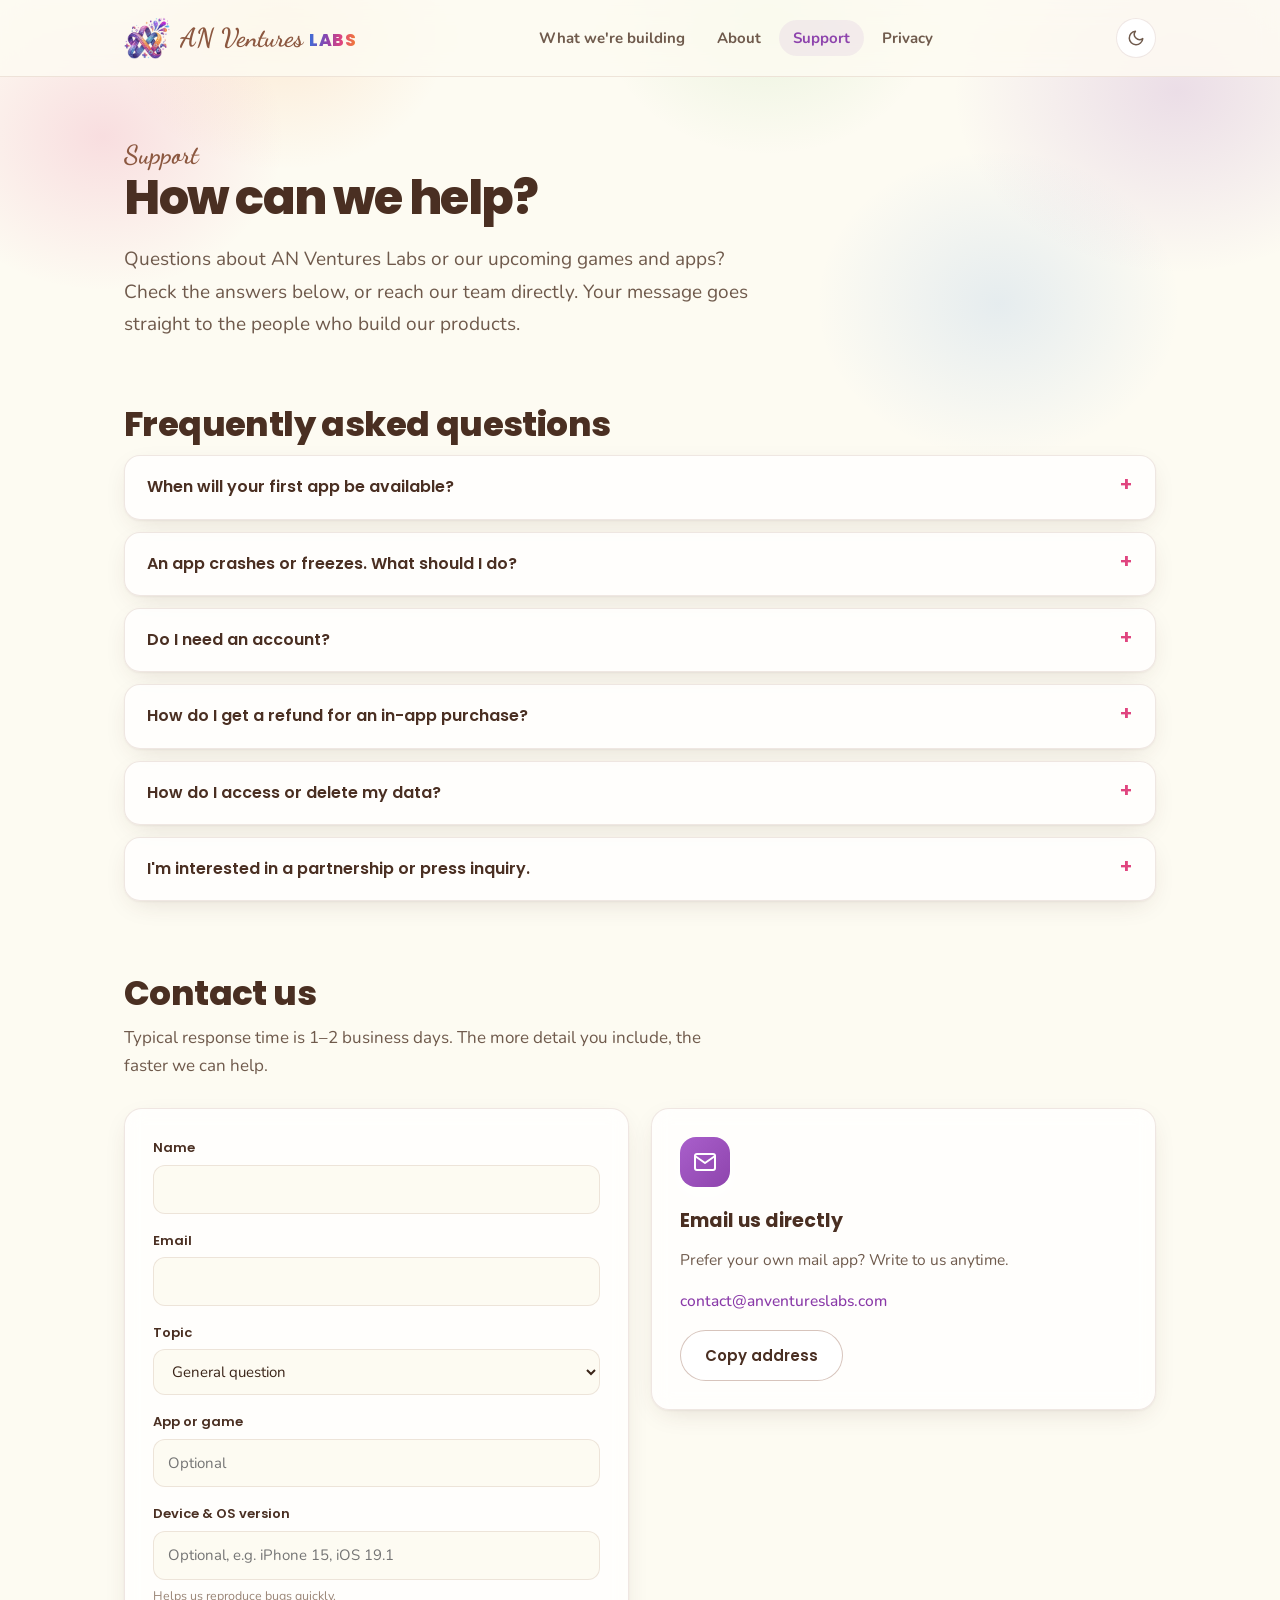
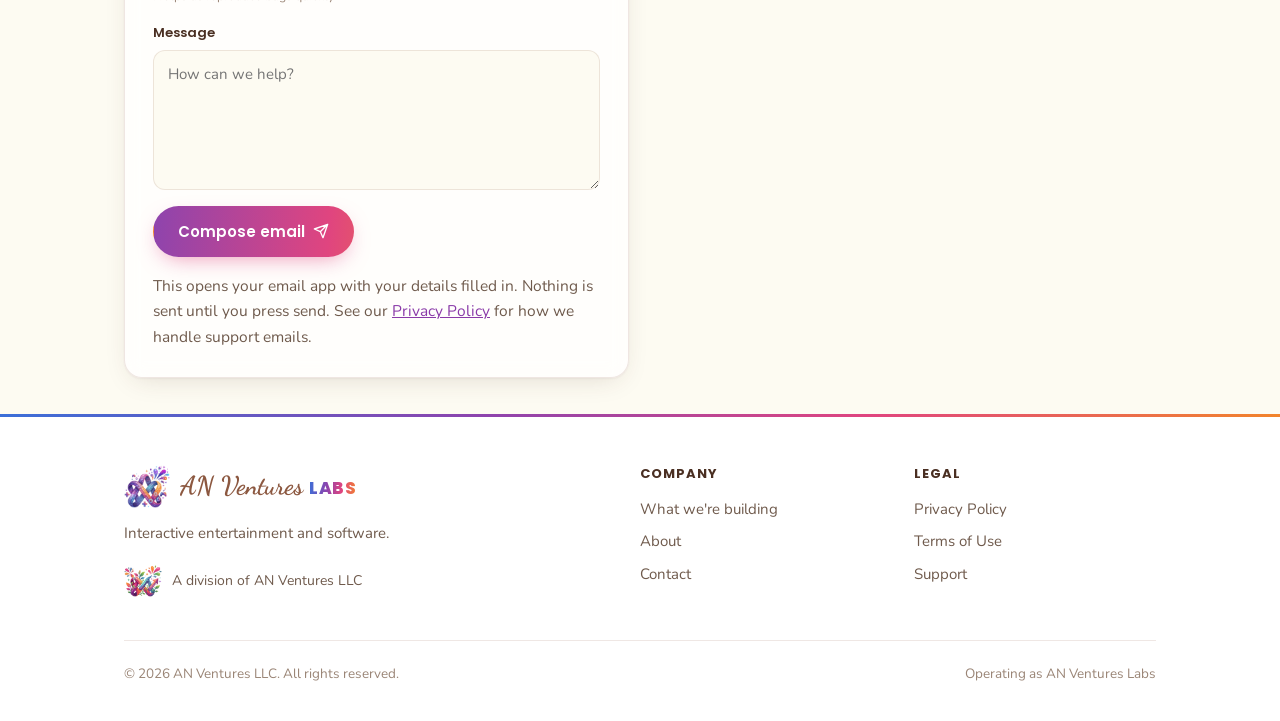
<file: support.html>
<!DOCTYPE html>
<html lang="en" class="no-js">
<head>
  <meta charset="UTF-8">
  <meta name="viewport" content="width=device-width, initial-scale=1.0">
  <title>Support — AN Ventures Labs</title>
  <meta name="description" content="Get help with AN Ventures Labs games and apps: FAQs, bug reports, privacy requests, and direct contact with our team.">
  <link rel="canonical" href="https://www.anventureslabs.com/support.html">
  <meta name="theme-color" content="#fdfbf2">
  <meta property="og:site_name" content="AN Ventures Labs">
  <meta property="og:image" content="https://www.anventureslabs.com/assets/og-image.jpg">
  <meta name="twitter:card" content="summary_large_image">
  <link rel="icon" href="assets/favicon-32.png" sizes="32x32" type="image/png">
  <link rel="icon" href="assets/icon-192.png" sizes="192x192" type="image/png">
  <link rel="apple-touch-icon" href="assets/apple-touch-icon.png">
  <link rel="manifest" href="site.webmanifest">
  <link rel="preconnect" href="https://fonts.googleapis.com">
  <link rel="preconnect" href="https://fonts.gstatic.com" crossorigin>
  <link href="https://fonts.googleapis.com/css2?family=Dancing+Script:wght@700&family=Nunito:wght@400;600;700&family=Poppins:wght@600;700;800&display=swap" rel="stylesheet">
  <link rel="stylesheet" href="assets/styles.css">
  <script src="assets/main.js"></script>
</head>
<body>
  <a class="skip-link" href="#main">Skip to content</a>
  <div class="glow-bg" aria-hidden="true"></div>

  <header class="site-header">
    <div class="container nav">
      <a class="brand" href="index.html" aria-label="AN Ventures Labs home">
        <img class="brand-logo" src="assets/brand/labs-mark-sm.webp" alt="" width="40" height="40">
        <span class="brand-name"><span class="script">AN Ventures</span><span class="caps">LABS</span></span>
      </a>
      <ul class="nav-links" id="nav-links">
        <li><a href="index.html#building">What we're building</a></li>
        <li><a href="index.html#about">About</a></li>
        <li><a href="support.html" aria-current="page">Support</a></li>
        <li><a href="privacy.html">Privacy</a></li>
      </ul>
      <div class="nav-actions">
        <button class="icon-btn theme-toggle" type="button" aria-label="Toggle color theme">
          <svg class="icon-moon" viewBox="0 0 24 24" fill="none" stroke="currentColor" stroke-width="2" stroke-linecap="round" stroke-linejoin="round"><path d="M21 12.79A9 9 0 1 1 11.21 3 7 7 0 0 0 21 12.79z"/></svg>
          <svg class="icon-sun" viewBox="0 0 24 24" fill="none" stroke="currentColor" stroke-width="2" stroke-linecap="round" stroke-linejoin="round"><circle cx="12" cy="12" r="4"/><path d="M12 2v2M12 20v2M4.93 4.93l1.41 1.41M17.66 17.66l1.41 1.41M2 12h2M20 12h2M4.93 19.07l1.41-1.41M17.66 6.34l1.41-1.41"/></svg>
        </button>
        <button class="icon-btn menu-toggle" type="button" aria-label="Open menu" aria-controls="nav-links" aria-expanded="false">
          <svg viewBox="0 0 24 24" fill="none" stroke="currentColor" stroke-width="2" stroke-linecap="round"><path d="M4 7h16M4 12h16M4 17h16"/></svg>
        </button>
      </div>
    </div>
  </header>

  <main id="main" class="container">
    <section class="page-hero">
      <p class="eyebrow">Support</p>
      <h1>How can we help?</h1>
      <p class="lead">Questions about AN Ventures Labs or our upcoming games and apps? Check the answers below, or reach our team directly. Your message goes straight to the people who build our products.</p>
    </section>

    <section id="faq">
      <h2 class="section-title">Frequently asked questions</h2>
      <div class="faq">
        <details>
          <summary>When will your first app be available?</summary>
          <p>Our first titles are in active development. We'll announce them here, with App Store and Google Play links, as soon as they launch. Want a heads-up? Send us a message below.</p>
        </details>
        <details>
          <summary>An app crashes or freezes. What should I do?</summary>
          <p>Make sure you're on the latest version from the App Store or Google Play, then fully close and reopen the app. If it keeps happening, restart your device. Still stuck? Send us a report below with your device model and OS version so we can reproduce it.</p>
        </details>
        <details>
          <summary>Do I need an account?</summary>
          <p>No. Our apps are designed to work without registration. Progress is stored on your device unless a specific app says otherwise.</p>
        </details>
        <details>
          <summary>How do I get a refund for an in-app purchase?</summary>
          <p>Purchases are processed by Apple or Google, so they handle refunds. On iOS, visit <a href="https://reportaproblem.apple.com" rel="noopener">reportaproblem.apple.com</a>. On Android, go to your Google Play order history. If a purchase didn't unlock correctly, contact us and we'll help.</p>
        </details>
        <details>
          <summary>How do I access or delete my data?</summary>
          <p>Our apps don't use accounts, so uninstalling an app removes the data stored on your device. To access or delete anything else we hold, such as support emails, choose "Privacy request" below. We respond within 30 days. See our <a href="privacy.html#deletion">Privacy Policy</a> for details.</p>
        </details>
        <details>
          <summary>I'm interested in a partnership or press inquiry.</summary>
          <p>We'd love to hear from you. Choose "Business / press" below, or email us directly.</p>
        </details>
      </div>
    </section>

    <section id="contact">
      <h2 class="section-title">Contact us</h2>
      <p class="section-sub">Typical response time is 1–2 business days. The more detail you include, the faster we can help.</p>

      <div class="grid" style="grid-template-columns: repeat(auto-fit, minmax(min(300px,100%),1fr)); align-items:start">
        <form id="support-form" class="card form" data-to="contact@anventureslabs.com" novalidate>
          <div class="form-row">
            <div class="field">
              <label for="name">Name</label>
              <input id="name" name="name" autocomplete="name" required>
            </div>
            <div class="field">
              <label for="email">Email</label>
              <input id="email" name="email" type="email" autocomplete="email" required>
            </div>
          </div>
          <div class="form-row">
            <div class="field">
              <label for="topic">Topic</label>
              <select id="topic" name="topic" required>
                <option>General question</option>
                <option>Bug report</option>
                <option>Account / purchase</option>
                <option>Feedback</option>
                <option>Privacy request</option>
                <option>Business / press</option>
              </select>
            </div>
            <div class="field">
              <label for="app">App or game</label>
              <input id="app" name="app" placeholder="Optional">
            </div>
          </div>
          <div class="field">
            <label for="device">Device & OS version</label>
            <input id="device" name="device" placeholder="Optional, e.g. iPhone 15, iOS 19.1">
            <span class="hint">Helps us reproduce bugs quickly.</span>
          </div>
          <div class="field">
            <label for="message">Message</label>
            <textarea id="message" name="message" required placeholder="How can we help?"></textarea>
          </div>
          <div>
            <button class="btn btn-primary" type="submit">
              Compose email
              <svg viewBox="0 0 24 24" fill="none" stroke="currentColor" stroke-width="2" stroke-linecap="round" stroke-linejoin="round"><path d="M22 2L11 13M22 2l-7 20-4-9-9-4 20-7z"/></svg>
            </button>
          </div>
          <p class="form-note">This opens your email app with your details filled in. Nothing is sent until you press send. See our <a href="privacy.html">Privacy Policy</a> for how we handle support emails.</p>
        </form>

        <aside class="card">
          <div class="card-icon tone-purple" aria-hidden="true">
            <svg viewBox="0 0 24 24" fill="none" stroke="currentColor" stroke-width="2" stroke-linecap="round" stroke-linejoin="round"><rect x="2" y="4" width="20" height="16" rx="2"/><path d="M22 6l-10 7L2 6"/></svg>
          </div>
          <h3>Email us directly</h3>
          <p style="margin-bottom:16px">Prefer your own mail app? Write to us anytime.</p>
          <p><a href="mailto:contact@anventureslabs.com" style="font-family:var(--font-mono);font-weight:500;text-decoration:none">contact@anventureslabs.com</a></p>
          <button class="btn btn-ghost" type="button" data-copy="contact@anventureslabs.com" style="margin-top:16px">Copy address</button>
        </aside>
      </div>
    </section>
  </main>
  <footer class="site-footer">
    <div class="container">
      <div class="footer-grid">
        <div>
          <a class="brand" href="index.html"><img class="brand-logo" src="assets/brand/labs-mark-sm.webp" alt="" width="40" height="40"><span class="brand-name"><span class="script">AN Ventures</span><span class="caps">LABS</span></span></a>
          <p style="margin-top:12px;max-width:320px">Interactive entertainment and software.</p>
          <div class="parent-co">
            <img src="assets/brand/ventures-mark-sm.webp" alt="" width="34" height="34" loading="lazy">
            <span>A division of AN Ventures LLC</span>
          </div>
        </div>
        <div>
          <h5>Company</h5>
          <ul>
            <li><a href="index.html#building">What we're building</a></li>
            <li><a href="index.html#about">About</a></li>
            <li><a href="support.html#contact">Contact</a></li>
          </ul>
        </div>
        <div>
          <h5>Legal</h5>
          <ul>
            <li><a href="privacy.html">Privacy Policy</a></li>
            <li><a href="terms.html">Terms of Use</a></li>
            <li><a href="support.html">Support</a></li>
          </ul>
        </div>
      </div>
      <div class="footer-bottom">
        <div>© <span data-year>2026</span> AN Ventures LLC. All rights reserved.</div>
        <div>Operating as AN Ventures Labs</div>
      </div>
    </div>
  </footer>
</body>
</html>
</file>
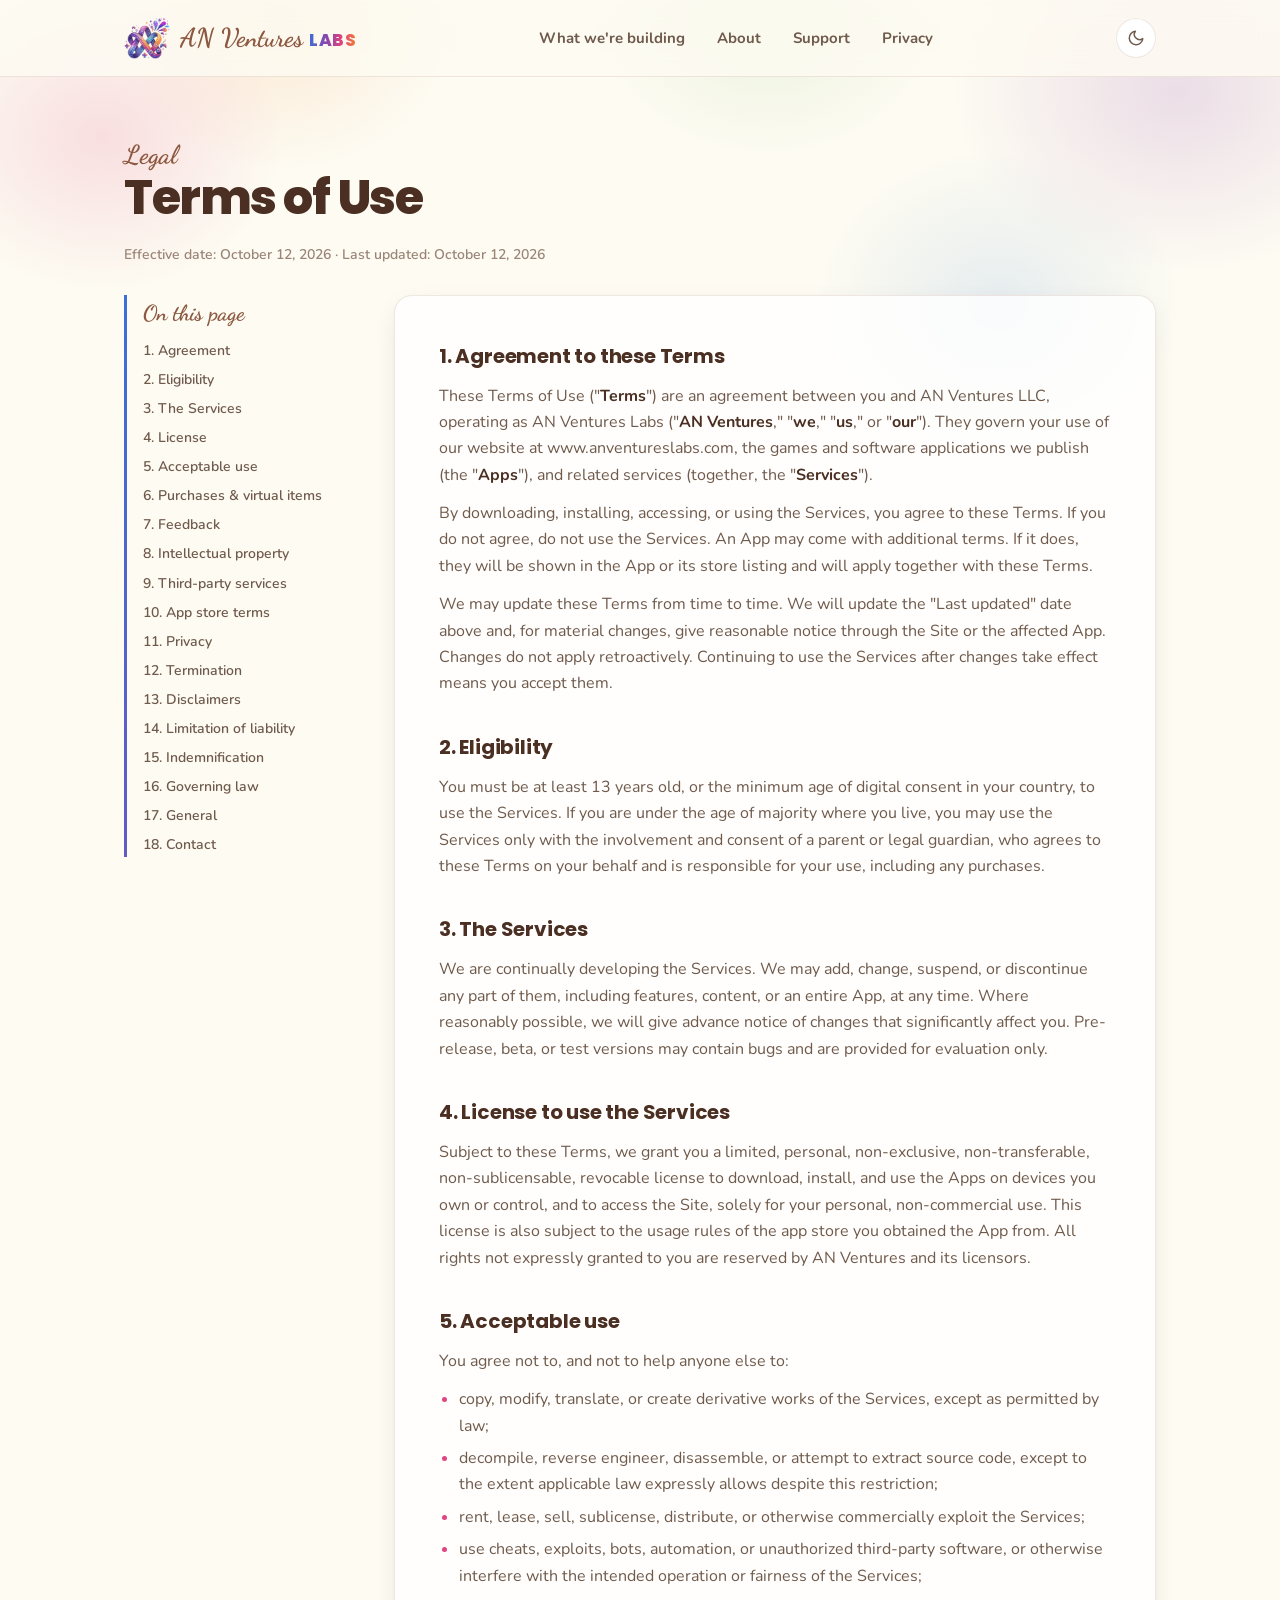
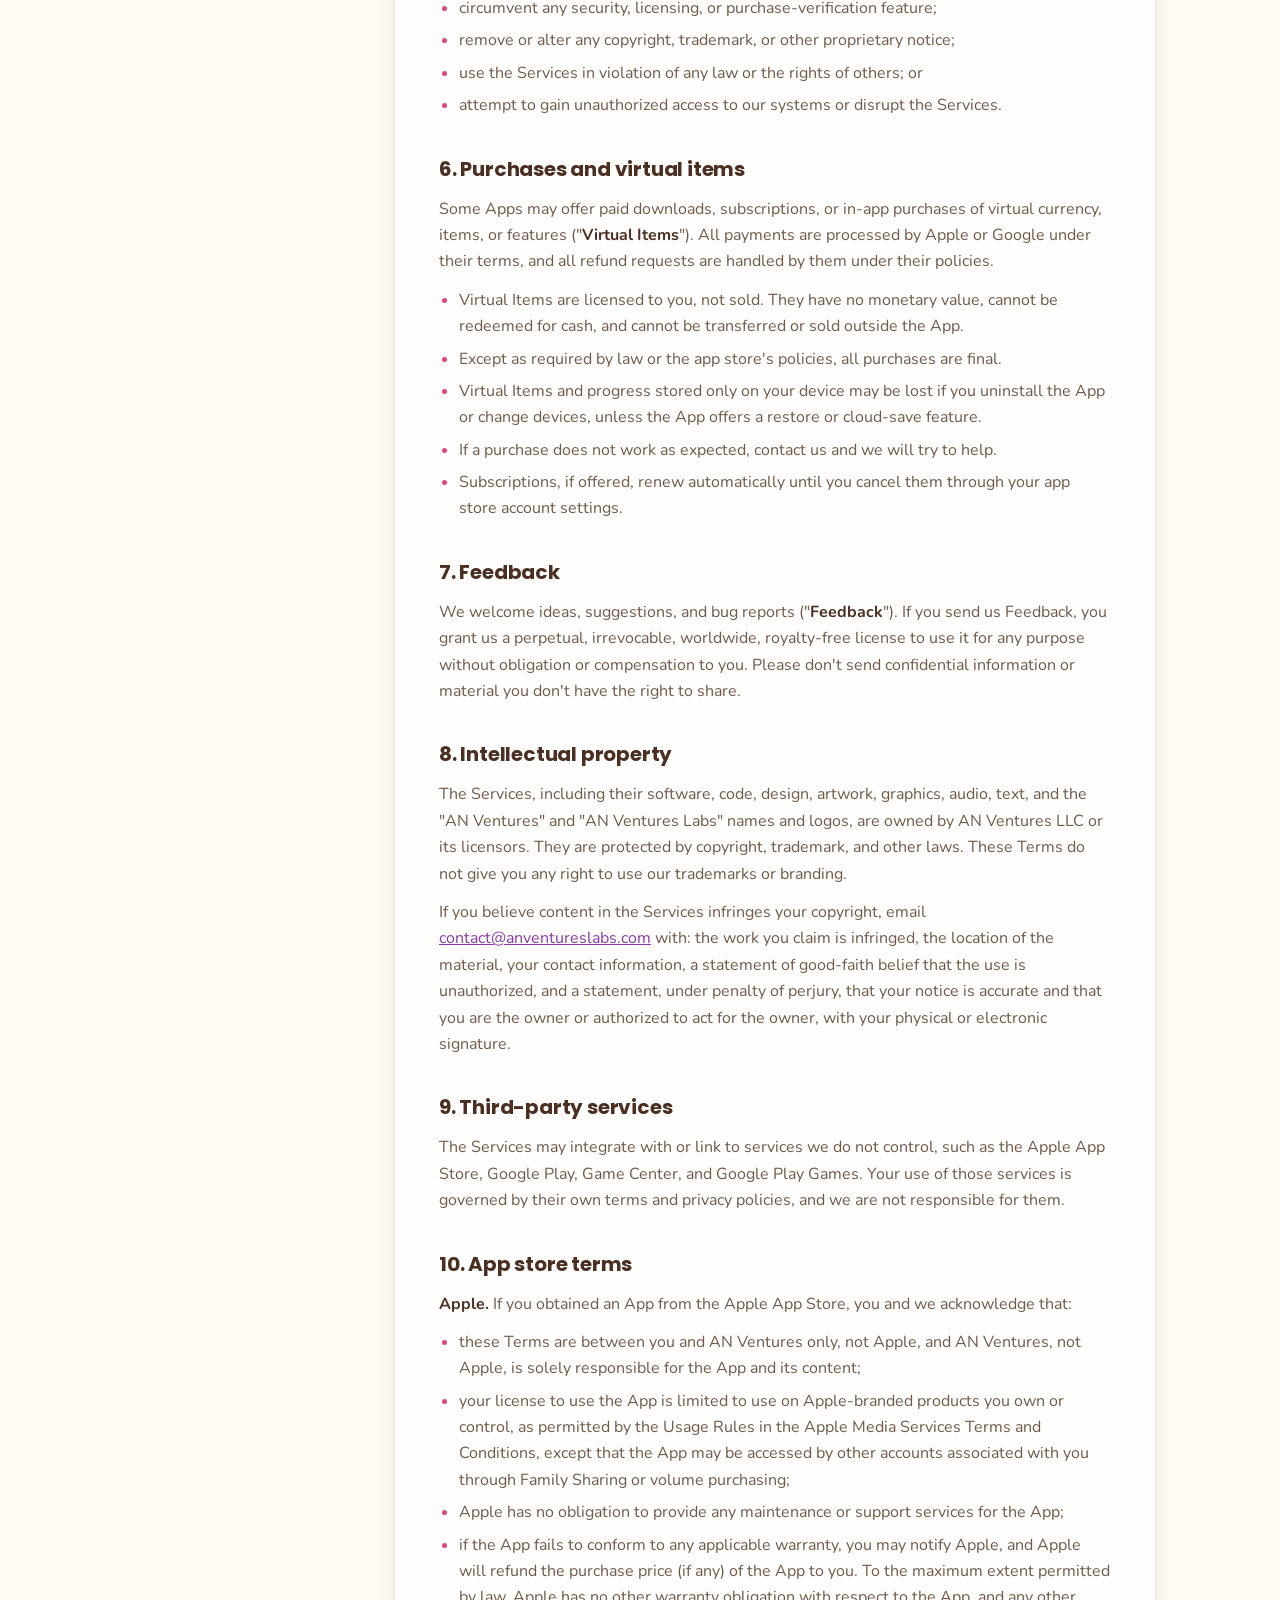
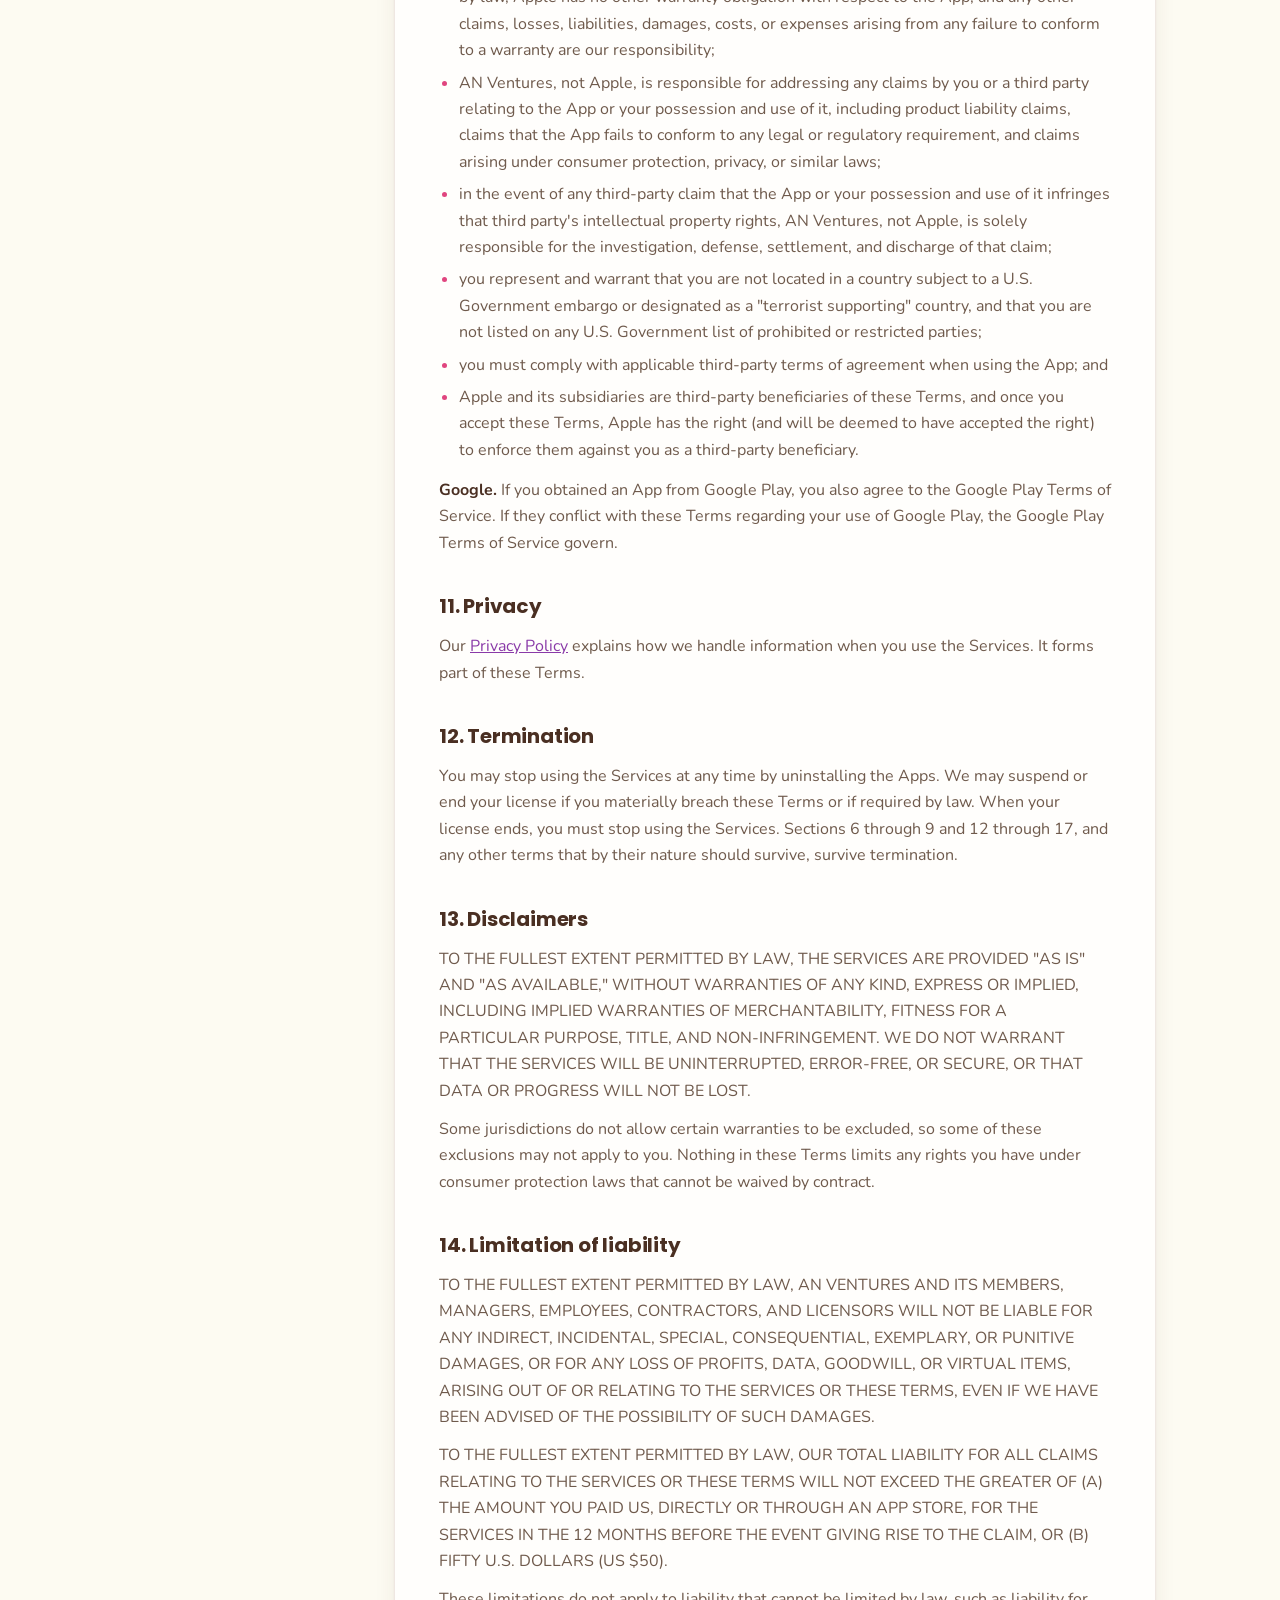
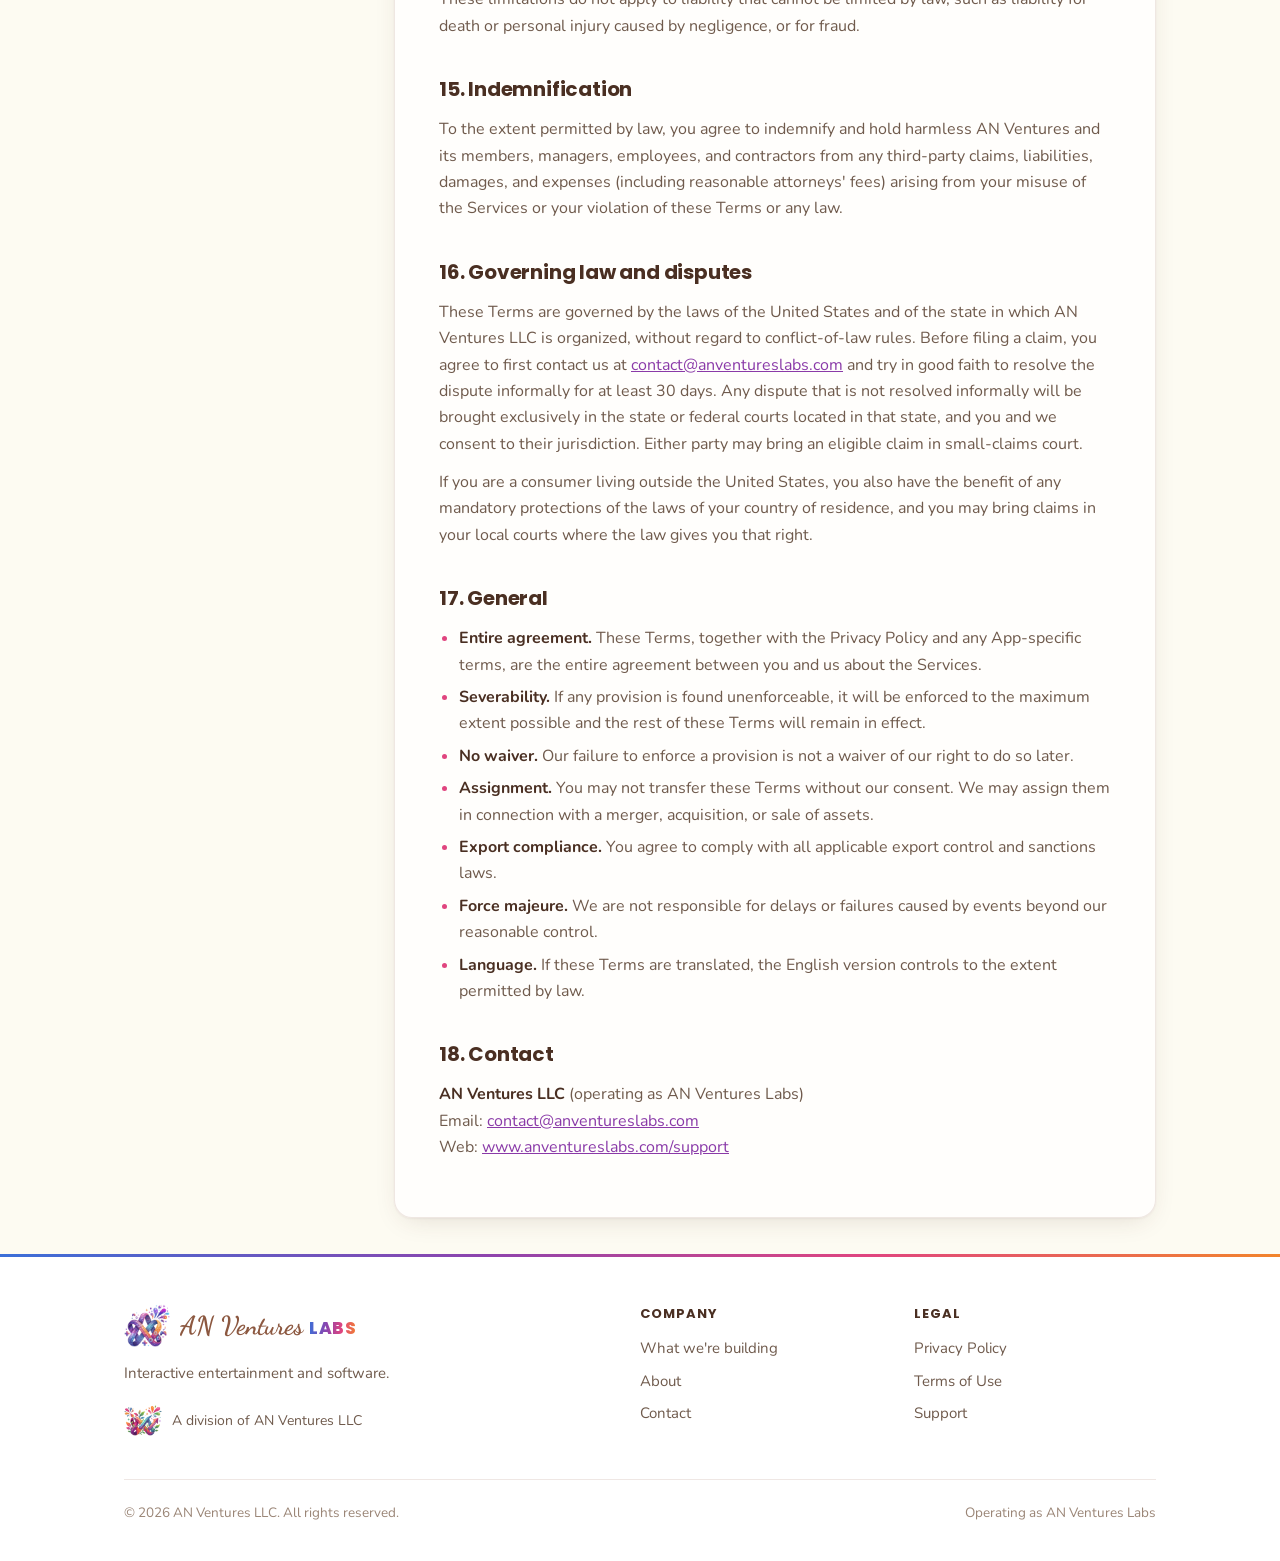
<file: terms.html>
<!DOCTYPE html>
<html lang="en" class="no-js">
<head>
  <meta charset="UTF-8">
  <meta name="viewport" content="width=device-width, initial-scale=1.0">
  <title>Terms of Use — AN Ventures Labs</title>
  <meta name="description" content="The terms that govern use of AN Ventures Labs games, apps, and website.">
  <link rel="canonical" href="https://www.anventureslabs.com/terms.html">
  <meta name="theme-color" content="#fdfbf2">
  <meta property="og:site_name" content="AN Ventures Labs">
  <meta property="og:image" content="https://www.anventureslabs.com/assets/og-image.jpg">
  <meta name="twitter:card" content="summary_large_image">
  <link rel="icon" href="assets/favicon-32.png" sizes="32x32" type="image/png">
  <link rel="icon" href="assets/icon-192.png" sizes="192x192" type="image/png">
  <link rel="apple-touch-icon" href="assets/apple-touch-icon.png">
  <link rel="manifest" href="site.webmanifest">
  <link rel="preconnect" href="https://fonts.googleapis.com">
  <link rel="preconnect" href="https://fonts.gstatic.com" crossorigin>
  <link href="https://fonts.googleapis.com/css2?family=Dancing+Script:wght@700&family=Nunito:wght@400;600;700&family=Poppins:wght@600;700;800&display=swap" rel="stylesheet">
  <link rel="stylesheet" href="assets/styles.css">
  <script src="assets/main.js"></script>
</head>
<body>
  <a class="skip-link" href="#main">Skip to content</a>
  <div class="glow-bg" aria-hidden="true"></div>

  <header class="site-header">
    <div class="container nav">
      <a class="brand" href="index.html" aria-label="AN Ventures Labs home">
        <img class="brand-logo" src="assets/brand/labs-mark-sm.webp" alt="" width="40" height="40">
        <span class="brand-name"><span class="script">AN Ventures</span><span class="caps">LABS</span></span>
      </a>
      <ul class="nav-links" id="nav-links">
        <li><a href="index.html#building">What we're building</a></li>
        <li><a href="index.html#about">About</a></li>
        <li><a href="support.html">Support</a></li>
        <li><a href="privacy.html">Privacy</a></li>
      </ul>
      <div class="nav-actions">
        <button class="icon-btn theme-toggle" type="button" aria-label="Toggle color theme">
          <svg class="icon-moon" viewBox="0 0 24 24" fill="none" stroke="currentColor" stroke-width="2" stroke-linecap="round" stroke-linejoin="round"><path d="M21 12.79A9 9 0 1 1 11.21 3 7 7 0 0 0 21 12.79z"/></svg>
          <svg class="icon-sun" viewBox="0 0 24 24" fill="none" stroke="currentColor" stroke-width="2" stroke-linecap="round" stroke-linejoin="round"><circle cx="12" cy="12" r="4"/><path d="M12 2v2M12 20v2M4.93 4.93l1.41 1.41M17.66 17.66l1.41 1.41M2 12h2M20 12h2M4.93 19.07l1.41-1.41M17.66 6.34l1.41-1.41"/></svg>
        </button>
        <button class="icon-btn menu-toggle" type="button" aria-label="Open menu" aria-controls="nav-links" aria-expanded="false">
          <svg viewBox="0 0 24 24" fill="none" stroke="currentColor" stroke-width="2" stroke-linecap="round"><path d="M4 7h16M4 12h16M4 17h16"/></svg>
        </button>
      </div>
    </div>
  </header>

  <main id="main" class="container">
    <section class="page-hero">
      <p class="eyebrow">Legal</p>
      <h1>Terms of Use</h1>
      <p class="meta">Effective date: October 12, 2026 · Last updated: October 12, 2026</p>
    </section>

    <section class="layout-legal" style="padding-top:0">
      <nav class="toc" aria-label="On this page">
        <p>On this page</p>
        <ol>
          <li><a href="#agreement">1. Agreement</a></li>
          <li><a href="#eligibility">2. Eligibility</a></li>
          <li><a href="#services">3. The Services</a></li>
          <li><a href="#license">4. License</a></li>
          <li><a href="#conduct">5. Acceptable use</a></li>
          <li><a href="#purchases">6. Purchases & virtual items</a></li>
          <li><a href="#feedback">7. Feedback</a></li>
          <li><a href="#ip">8. Intellectual property</a></li>
          <li><a href="#third-party">9. Third-party services</a></li>
          <li><a href="#stores">10. App store terms</a></li>
          <li><a href="#privacy">11. Privacy</a></li>
          <li><a href="#termination">12. Termination</a></li>
          <li><a href="#disclaimers">13. Disclaimers</a></li>
          <li><a href="#liability">14. Limitation of liability</a></li>
          <li><a href="#indemnity">15. Indemnification</a></li>
          <li><a href="#law">16. Governing law</a></li>
          <li><a href="#general">17. General</a></li>
          <li><a href="#contact">18. Contact</a></li>
        </ol>
      </nav>

      <article class="prose">
        <h2 id="agreement">1. Agreement to these Terms</h2>
        <p>These Terms of Use ("<strong>Terms</strong>") are an agreement between you and AN Ventures LLC, operating as AN Ventures Labs ("<strong>AN Ventures</strong>," "<strong>we</strong>," "<strong>us</strong>," or "<strong>our</strong>"). They govern your use of our website at www.anventureslabs.com, the games and software applications we publish (the "<strong>Apps</strong>"), and related services (together, the "<strong>Services</strong>").</p>
        <p>By downloading, installing, accessing, or using the Services, you agree to these Terms. If you do not agree, do not use the Services. An App may come with additional terms. If it does, they will be shown in the App or its store listing and will apply together with these Terms.</p>
        <p>We may update these Terms from time to time. We will update the "Last updated" date above and, for material changes, give reasonable notice through the Site or the affected App. Changes do not apply retroactively. Continuing to use the Services after changes take effect means you accept them.</p>

        <h2 id="eligibility">2. Eligibility</h2>
        <p>You must be at least 13 years old, or the minimum age of digital consent in your country, to use the Services. If you are under the age of majority where you live, you may use the Services only with the involvement and consent of a parent or legal guardian, who agrees to these Terms on your behalf and is responsible for your use, including any purchases.</p>

        <h2 id="services">3. The Services</h2>
        <p>We are continually developing the Services. We may add, change, suspend, or discontinue any part of them, including features, content, or an entire App, at any time. Where reasonably possible, we will give advance notice of changes that significantly affect you. Pre-release, beta, or test versions may contain bugs and are provided for evaluation only.</p>

        <h2 id="license">4. License to use the Services</h2>
        <p>Subject to these Terms, we grant you a limited, personal, non-exclusive, non-transferable, non-sublicensable, revocable license to download, install, and use the Apps on devices you own or control, and to access the Site, solely for your personal, non-commercial use. This license is also subject to the usage rules of the app store you obtained the App from. All rights not expressly granted to you are reserved by AN Ventures and its licensors.</p>

        <h2 id="conduct">5. Acceptable use</h2>
        <p>You agree not to, and not to help anyone else to:</p>
        <ul>
          <li>copy, modify, translate, or create derivative works of the Services, except as permitted by law;</li>
          <li>decompile, reverse engineer, disassemble, or attempt to extract source code, except to the extent applicable law expressly allows despite this restriction;</li>
          <li>rent, lease, sell, sublicense, distribute, or otherwise commercially exploit the Services;</li>
          <li>use cheats, exploits, bots, automation, or unauthorized third-party software, or otherwise interfere with the intended operation or fairness of the Services;</li>
          <li>circumvent any security, licensing, or purchase-verification feature;</li>
          <li>remove or alter any copyright, trademark, or other proprietary notice;</li>
          <li>use the Services in violation of any law or the rights of others; or</li>
          <li>attempt to gain unauthorized access to our systems or disrupt the Services.</li>
        </ul>

        <h2 id="purchases">6. Purchases and virtual items</h2>
        <p>Some Apps may offer paid downloads, subscriptions, or in-app purchases of virtual currency, items, or features ("<strong>Virtual Items</strong>"). All payments are processed by Apple or Google under their terms, and all refund requests are handled by them under their policies.</p>
        <ul>
          <li>Virtual Items are licensed to you, not sold. They have no monetary value, cannot be redeemed for cash, and cannot be transferred or sold outside the App.</li>
          <li>Except as required by law or the app store's policies, all purchases are final.</li>
          <li>Virtual Items and progress stored only on your device may be lost if you uninstall the App or change devices, unless the App offers a restore or cloud-save feature.</li>
          <li>If a purchase does not work as expected, contact us and we will try to help.</li>
          <li>Subscriptions, if offered, renew automatically until you cancel them through your app store account settings.</li>
        </ul>

        <h2 id="feedback">7. Feedback</h2>
        <p>We welcome ideas, suggestions, and bug reports ("<strong>Feedback</strong>"). If you send us Feedback, you grant us a perpetual, irrevocable, worldwide, royalty-free license to use it for any purpose without obligation or compensation to you. Please don't send confidential information or material you don't have the right to share.</p>

        <h2 id="ip">8. Intellectual property</h2>
        <p>The Services, including their software, code, design, artwork, graphics, audio, text, and the "AN Ventures" and "AN Ventures Labs" names and logos, are owned by AN Ventures LLC or its licensors. They are protected by copyright, trademark, and other laws. These Terms do not give you any right to use our trademarks or branding.</p>
        <p>If you believe content in the Services infringes your copyright, email <a href="mailto:contact@anventureslabs.com">contact@anventureslabs.com</a> with: the work you claim is infringed, the location of the material, your contact information, a statement of good-faith belief that the use is unauthorized, and a statement, under penalty of perjury, that your notice is accurate and that you are the owner or authorized to act for the owner, with your physical or electronic signature.</p>

        <h2 id="third-party">9. Third-party services</h2>
        <p>The Services may integrate with or link to services we do not control, such as the Apple App Store, Google Play, Game Center, and Google Play Games. Your use of those services is governed by their own terms and privacy policies, and we are not responsible for them.</p>

        <h2 id="stores">10. App store terms</h2>
        <p><strong>Apple.</strong> If you obtained an App from the Apple App Store, you and we acknowledge that:</p>
        <ul>
          <li>these Terms are between you and AN Ventures only, not Apple, and AN Ventures, not Apple, is solely responsible for the App and its content;</li>
          <li>your license to use the App is limited to use on Apple-branded products you own or control, as permitted by the Usage Rules in the Apple Media Services Terms and Conditions, except that the App may be accessed by other accounts associated with you through Family Sharing or volume purchasing;</li>
          <li>Apple has no obligation to provide any maintenance or support services for the App;</li>
          <li>if the App fails to conform to any applicable warranty, you may notify Apple, and Apple will refund the purchase price (if any) of the App to you. To the maximum extent permitted by law, Apple has no other warranty obligation with respect to the App, and any other claims, losses, liabilities, damages, costs, or expenses arising from any failure to conform to a warranty are our responsibility;</li>
          <li>AN Ventures, not Apple, is responsible for addressing any claims by you or a third party relating to the App or your possession and use of it, including product liability claims, claims that the App fails to conform to any legal or regulatory requirement, and claims arising under consumer protection, privacy, or similar laws;</li>
          <li>in the event of any third-party claim that the App or your possession and use of it infringes that third party's intellectual property rights, AN Ventures, not Apple, is solely responsible for the investigation, defense, settlement, and discharge of that claim;</li>
          <li>you represent and warrant that you are not located in a country subject to a U.S. Government embargo or designated as a "terrorist supporting" country, and that you are not listed on any U.S. Government list of prohibited or restricted parties;</li>
          <li>you must comply with applicable third-party terms of agreement when using the App; and</li>
          <li>Apple and its subsidiaries are third-party beneficiaries of these Terms, and once you accept these Terms, Apple has the right (and will be deemed to have accepted the right) to enforce them against you as a third-party beneficiary.</li>
        </ul>
        <p><strong>Google.</strong> If you obtained an App from Google Play, you also agree to the Google Play Terms of Service. If they conflict with these Terms regarding your use of Google Play, the Google Play Terms of Service govern.</p>

        <h2 id="privacy">11. Privacy</h2>
        <p>Our <a href="privacy.html">Privacy Policy</a> explains how we handle information when you use the Services. It forms part of these Terms.</p>

        <h2 id="termination">12. Termination</h2>
        <p>You may stop using the Services at any time by uninstalling the Apps. We may suspend or end your license if you materially breach these Terms or if required by law. When your license ends, you must stop using the Services. Sections 6 through 9 and 12 through 17, and any other terms that by their nature should survive, survive termination.</p>

        <h2 id="disclaimers">13. Disclaimers</h2>
        <p>TO THE FULLEST EXTENT PERMITTED BY LAW, THE SERVICES ARE PROVIDED "AS IS" AND "AS AVAILABLE," WITHOUT WARRANTIES OF ANY KIND, EXPRESS OR IMPLIED, INCLUDING IMPLIED WARRANTIES OF MERCHANTABILITY, FITNESS FOR A PARTICULAR PURPOSE, TITLE, AND NON-INFRINGEMENT. WE DO NOT WARRANT THAT THE SERVICES WILL BE UNINTERRUPTED, ERROR-FREE, OR SECURE, OR THAT DATA OR PROGRESS WILL NOT BE LOST.</p>
        <p>Some jurisdictions do not allow certain warranties to be excluded, so some of these exclusions may not apply to you. Nothing in these Terms limits any rights you have under consumer protection laws that cannot be waived by contract.</p>

        <h2 id="liability">14. Limitation of liability</h2>
        <p>TO THE FULLEST EXTENT PERMITTED BY LAW, AN VENTURES AND ITS MEMBERS, MANAGERS, EMPLOYEES, CONTRACTORS, AND LICENSORS WILL NOT BE LIABLE FOR ANY INDIRECT, INCIDENTAL, SPECIAL, CONSEQUENTIAL, EXEMPLARY, OR PUNITIVE DAMAGES, OR FOR ANY LOSS OF PROFITS, DATA, GOODWILL, OR VIRTUAL ITEMS, ARISING OUT OF OR RELATING TO THE SERVICES OR THESE TERMS, EVEN IF WE HAVE BEEN ADVISED OF THE POSSIBILITY OF SUCH DAMAGES.</p>
        <p>TO THE FULLEST EXTENT PERMITTED BY LAW, OUR TOTAL LIABILITY FOR ALL CLAIMS RELATING TO THE SERVICES OR THESE TERMS WILL NOT EXCEED THE GREATER OF (A) THE AMOUNT YOU PAID US, DIRECTLY OR THROUGH AN APP STORE, FOR THE SERVICES IN THE 12 MONTHS BEFORE THE EVENT GIVING RISE TO THE CLAIM, OR (B) FIFTY U.S. DOLLARS (US $50).</p>
        <p>These limitations do not apply to liability that cannot be limited by law, such as liability for death or personal injury caused by negligence, or for fraud.</p>

        <h2 id="indemnity">15. Indemnification</h2>
        <p>To the extent permitted by law, you agree to indemnify and hold harmless AN Ventures and its members, managers, employees, and contractors from any third-party claims, liabilities, damages, and expenses (including reasonable attorneys' fees) arising from your misuse of the Services or your violation of these Terms or any law.</p>

        <h2 id="law">16. Governing law and disputes</h2>
        <p>These Terms are governed by the laws of the United States and of the state in which AN Ventures LLC is organized, without regard to conflict-of-law rules. Before filing a claim, you agree to first contact us at <a href="mailto:contact@anventureslabs.com">contact@anventureslabs.com</a> and try in good faith to resolve the dispute informally for at least 30 days. Any dispute that is not resolved informally will be brought exclusively in the state or federal courts located in that state, and you and we consent to their jurisdiction. Either party may bring an eligible claim in small-claims court.</p>
        <p>If you are a consumer living outside the United States, you also have the benefit of any mandatory protections of the laws of your country of residence, and you may bring claims in your local courts where the law gives you that right.</p>

        <h2 id="general">17. General</h2>
        <ul>
          <li><strong>Entire agreement.</strong> These Terms, together with the Privacy Policy and any App-specific terms, are the entire agreement between you and us about the Services.</li>
          <li><strong>Severability.</strong> If any provision is found unenforceable, it will be enforced to the maximum extent possible and the rest of these Terms will remain in effect.</li>
          <li><strong>No waiver.</strong> Our failure to enforce a provision is not a waiver of our right to do so later.</li>
          <li><strong>Assignment.</strong> You may not transfer these Terms without our consent. We may assign them in connection with a merger, acquisition, or sale of assets.</li>
          <li><strong>Export compliance.</strong> You agree to comply with all applicable export control and sanctions laws.</li>
          <li><strong>Force majeure.</strong> We are not responsible for delays or failures caused by events beyond our reasonable control.</li>
          <li><strong>Language.</strong> If these Terms are translated, the English version controls to the extent permitted by law.</li>
        </ul>

        <h2 id="contact">18. Contact</h2>
        <p><strong>AN Ventures LLC</strong> (operating as AN Ventures Labs)<br>
        Email: <a href="mailto:contact@anventureslabs.com">contact@anventureslabs.com</a><br>
        Web: <a href="support.html#contact">www.anventureslabs.com/support</a></p>
      </article>
    </section>
  </main>
  <footer class="site-footer">
    <div class="container">
      <div class="footer-grid">
        <div>
          <a class="brand" href="index.html"><img class="brand-logo" src="assets/brand/labs-mark-sm.webp" alt="" width="40" height="40"><span class="brand-name"><span class="script">AN Ventures</span><span class="caps">LABS</span></span></a>
          <p style="margin-top:12px;max-width:320px">Interactive entertainment and software.</p>
          <div class="parent-co">
            <img src="assets/brand/ventures-mark-sm.webp" alt="" width="34" height="34" loading="lazy">
            <span>A division of AN Ventures LLC</span>
          </div>
        </div>
        <div>
          <h5>Company</h5>
          <ul>
            <li><a href="index.html#building">What we're building</a></li>
            <li><a href="index.html#about">About</a></li>
            <li><a href="support.html#contact">Contact</a></li>
          </ul>
        </div>
        <div>
          <h5>Legal</h5>
          <ul>
            <li><a href="privacy.html">Privacy Policy</a></li>
            <li><a href="terms.html">Terms of Use</a></li>
            <li><a href="support.html">Support</a></li>
          </ul>
        </div>
      </div>
      <div class="footer-bottom">
        <div>© <span data-year>2026</span> AN Ventures LLC. All rights reserved.</div>
        <div>Operating as AN Ventures Labs</div>
      </div>
    </div>
  </footer>
</body>
</html>
</file>
<file: assets/styles.css>
/* ==========================================================================
   AN Ventures Labs — shared styles
   Palette and type are taken from the AN Ventures / AN Ventures Labs logos:
   cream paper, warm brown script lettering, and bright splash colors.
   ========================================================================== */

:root {
  /* Logo colors */
  --pink: #e0457f;
  --orange: #f2842b;
  --purple: #8e44ad;
  --indigo: #4a3d89;
  --blue: #3b82d6;
  --teal: #2bb0c2;
  --green: #5fb548;
  --brown: #8c5840;      /* "AN Ventures" script */
  --brown-deep: #4a2f22;

  /* Theme (light / paper is the default, like the logos) */
  --bg: #fdfbf2;
  --bg-elev: #ffffff;
  --bg-card: rgba(255, 255, 255, 0.78);
  --border: rgba(140, 88, 64, 0.14);
  --border-hover: rgba(142, 68, 173, 0.40);
  --text-main: #3b2519;
  --text-muted: #6f5a4c;
  --text-faint: #9a8576;
  --heading: var(--brown-deep);
  --accent: var(--purple);
  --accent-link: #8a3aa8;
  --accent-glow: rgba(142, 68, 173, 0.08);
  --gradient: linear-gradient(95deg, #3b6fd8 0%, #8e44ad 38%, #e0457f 68%, #f2842b 100%);
  --nav-bg: rgba(253, 251, 242, 0.85);
  --shadow: 0 1px 2px rgba(74, 47, 34, 0.05), 0 8px 28px -10px rgba(74, 47, 34, 0.18);
  --shadow-hover: 0 2px 4px rgba(74, 47, 34, 0.06), 0 18px 40px -14px rgba(142, 68, 173, 0.35);
  --paper: #fdfbf2;
  --splash-opacity: 1;
  --radius: 18px;

  --font-sans: 'Nunito', -apple-system, BlinkMacSystemFont, 'Segoe UI', sans-serif;
  --font-display: 'Poppins', 'Nunito', -apple-system, sans-serif;
  --font-script: 'Dancing Script', 'Brush Script MT', cursive;
  color-scheme: light;
}

/* Dark mode: a deep plum night, still warm, so the splash colors glow */
:root[data-theme="dark"] {
  --bg: #1a1220;
  --bg-elev: #241a2c;
  --bg-card: rgba(41, 30, 50, 0.78);
  --border: rgba(253, 230, 210, 0.10);
  --border-hover: rgba(224, 69, 127, 0.45);
  --text-main: #f7ede2;
  --text-muted: #cdbcae;
  --text-faint: #9c8a7e;
  --heading: #fff6ec;
  --accent-link: #f08fb8;
  --accent-glow: rgba(224, 69, 127, 0.12);
  --gradient: linear-gradient(95deg, #6fa3ff 0%, #b56ad6 38%, #ff6b9e 68%, #ffa24d 100%);
  --nav-bg: rgba(26, 18, 32, 0.82);
  --shadow: 0 1px 2px rgba(0, 0, 0, 0.3), 0 10px 30px -12px rgba(0, 0, 0, 0.6);
  --shadow-hover: 0 2px 4px rgba(0, 0, 0, 0.3), 0 18px 40px -14px rgba(224, 69, 127, 0.35);
  --splash-opacity: 0.55;
  color-scheme: dark;
}

*, *::before, *::after { box-sizing: border-box; margin: 0; padding: 0; }

html { scroll-behavior: smooth; scroll-padding-top: 96px; }

body {
  font-family: var(--font-sans);
  font-size: 16px;
  background-color: var(--bg);
  color: var(--text-main);
  line-height: 1.65;
  -webkit-font-smoothing: antialiased;
  overflow-x: hidden;
  min-height: 100vh;
  display: flex;
  flex-direction: column;
  transition: background-color 0.25s, color 0.25s;
}

a { color: var(--accent-link); }
img, svg { display: block; max-width: 100%; }
h1, h2, h3, h4, h5 { font-family: var(--font-display); color: var(--heading); }

:focus-visible {
  outline: 2px solid var(--pink);
  outline-offset: 3px;
  border-radius: 6px;
}

.skip-link {
  position: absolute;
  left: 16px;
  top: -60px;
  background: var(--purple);
  color: #fff;
  padding: 8px 14px;
  border-radius: 999px;
  z-index: 100;
  text-decoration: none;
  font-weight: 700;
}
.skip-link:focus { top: 12px; }

/* Paint-splash wash behind the top of each page (echoes the logo splashes) */
.glow-bg {
  position: absolute;
  inset: 0 0 auto 0;
  height: 760px;
  pointer-events: none;
  z-index: 0;
  opacity: var(--splash-opacity);
  background:
    radial-gradient(260px 220px at 8% 18%, rgba(224, 69, 127, 0.16), transparent 70%),
    radial-gradient(240px 200px at 22% 4%, rgba(242, 132, 43, 0.14), transparent 70%),
    radial-gradient(320px 260px at 92% 12%, rgba(142, 68, 173, 0.16), transparent 70%),
    radial-gradient(260px 220px at 78% 40%, rgba(59, 130, 214, 0.12), transparent 70%),
    radial-gradient(240px 200px at 60% 2%, rgba(95, 181, 72, 0.12), transparent 70%);
}

.container {
  width: 100%;
  max-width: 1080px;
  margin: 0 auto;
  padding: 0 24px;
  position: relative;
  z-index: 1;
}
@media (max-width: 480px) { .container { padding: 0 16px; } }

/* ---------- Wordmark (mirrors the logo lockup) ---------- */
.brand {
  display: flex;
  align-items: center;
  gap: 10px;
  text-decoration: none;
  white-space: nowrap;
}
.brand-logo { width: 46px; height: 46px; object-fit: contain; flex-shrink: 0; }
.brand-name { display: flex; align-items: baseline; gap: 6px; line-height: 1; }
.brand-name .script {
  font-family: var(--font-script);
  font-weight: 700;
  font-size: 26px;
  color: var(--brown);
}
:root[data-theme="dark"] .brand-name .script { color: #e9b796; }
.brand-name .caps {
  font-family: var(--font-display);
  font-weight: 800;
  font-size: 17px;
  letter-spacing: 0.04em;
  background: var(--gradient);
  -webkit-background-clip: text;
  background-clip: text;
  -webkit-text-fill-color: transparent;
}

/* ---------- Navigation ---------- */
.site-header {
  position: sticky;
  top: 0;
  z-index: 50;
  background: var(--nav-bg);
  backdrop-filter: saturate(160%) blur(14px);
  -webkit-backdrop-filter: saturate(160%) blur(14px);
  border-bottom: 1px solid var(--border);
}
.nav {
  display: flex;
  justify-content: space-between;
  align-items: center;
  height: 76px;
  gap: 16px;
}
.nav-links { display: flex; align-items: center; gap: 4px; list-style: none; }
.nav-links a {
  color: var(--text-muted);
  text-decoration: none;
  font-size: 15px;
  font-weight: 700;
  padding: 8px 14px;
  border-radius: 999px;
  transition: color 0.2s, background 0.2s;
}
.nav-links a:hover { color: var(--heading); background: var(--accent-glow); }
.nav-links a[aria-current="page"] { color: var(--purple); background: var(--accent-glow); }
:root[data-theme="dark"] .nav-links a[aria-current="page"] { color: #f08fb8; }
.nav-actions { display: flex; align-items: center; gap: 8px; }

.icon-btn {
  width: 40px;
  height: 40px;
  display: inline-grid;
  place-items: center;
  border-radius: 999px;
  border: 1px solid var(--border);
  background: var(--bg-elev);
  color: var(--text-muted);
  cursor: pointer;
  transition: color 0.2s, border-color 0.2s;
}
.icon-btn:hover { color: var(--pink); border-color: var(--border-hover); }
.icon-btn svg { width: 18px; height: 18px; }
.theme-toggle .icon-moon { display: block; }
.theme-toggle .icon-sun { display: none; }
:root[data-theme="dark"] .theme-toggle .icon-sun { display: block; }
:root[data-theme="dark"] .theme-toggle .icon-moon { display: none; }

.menu-toggle { display: none; }

@media (max-width: 820px) {
  .menu-toggle { display: inline-grid; }
  .nav-links {
    position: absolute;
    top: 76px;
    left: 0;
    right: 0;
    flex-direction: column;
    align-items: stretch;
    gap: 2px;
    padding: 12px 16px 20px;
    background: var(--bg-elev);
    border-bottom: 1px solid var(--border);
    box-shadow: var(--shadow);
    display: none;
  }
  .nav-links.open { display: flex; }
  .nav-links a { padding: 12px 16px; font-size: 16px; }
}
@media (max-width: 400px) {
  .brand-name .script { font-size: 22px; }
  .brand-name .caps { font-size: 15px; }
  .brand-logo { width: 40px; height: 40px; }
}

/* ---------- Buttons ---------- */
.btn {
  display: inline-flex;
  align-items: center;
  gap: 8px;
  font-family: var(--font-display);
  font-size: 15px;
  font-weight: 600;
  padding: 13px 24px;
  border-radius: 999px;
  text-decoration: none;
  cursor: pointer;
  border: 1.5px solid transparent;
  transition: transform 0.15s, box-shadow 0.2s, border-color 0.2s, background-position 0.4s;
}
.btn-primary {
  color: #fff;
  background: linear-gradient(95deg, #8e44ad 0%, #e0457f 55%, #f2842b 100%);
  background-size: 160% 100%;
  box-shadow: 0 8px 22px -8px rgba(224, 69, 127, 0.6);
}
.btn-primary:hover {
  transform: translateY(-2px);
  background-position: 100% 0;
  box-shadow: 0 12px 28px -8px rgba(224, 69, 127, 0.7);
}
.btn-ghost {
  background: var(--bg-elev);
  color: var(--heading);
  border-color: rgba(140, 88, 64, 0.35);
}
.btn-ghost:hover { border-color: var(--pink); color: var(--pink); }
.btn svg { width: 16px; height: 16px; }

/* ---------- Hero ---------- */
.hero { padding: 72px 0 56px; }
.hero-grid {
  display: grid;
  grid-template-columns: 1.2fr 1fr;
  align-items: center;
  gap: 40px;
}
.hero-art { position: relative; display: grid; place-items: center; }
.hero-art::before {
  content: '';
  position: absolute;
  inset: 4%;
  border-radius: 50%;
  background:
    radial-gradient(circle at 35% 35%, rgba(224, 69, 127, 0.22), transparent 60%),
    radial-gradient(circle at 70% 65%, rgba(242, 132, 43, 0.20), transparent 60%),
    radial-gradient(circle at 60% 30%, rgba(142, 68, 173, 0.20), transparent 60%);
  filter: blur(26px);
}
.hero-art img {
  position: relative;
  width: 100%;
  max-width: 440px;
  height: auto;
  animation: float 7s ease-in-out infinite;
}
@keyframes float {
  0%, 100% { transform: translateY(0) rotate(0deg); }
  50% { transform: translateY(-10px) rotate(-1deg); }
}
@media (max-width: 820px) {
  .hero { padding-top: 32px; }
  .hero-grid { grid-template-columns: 1fr; gap: 12px; }
  .hero-art { order: -1; justify-items: start; }
  .hero-art img { max-width: 210px; }
}

.pill {
  display: inline-flex;
  align-items: center;
  gap: 8px;
  font-family: var(--font-display);
  font-size: 13px;
  font-weight: 600;
  padding: 6px 16px;
  background: var(--bg-elev);
  border: 1px solid var(--border);
  box-shadow: var(--shadow);
  border-radius: 999px;
  color: var(--text-muted);
  margin-bottom: 22px;
}
.pill-dot {
  width: 8px;
  height: 8px;
  border-radius: 50%;
  background: var(--green);
  animation: pulse 2.4s infinite;
}
@keyframes pulse {
  0% { box-shadow: 0 0 0 0 rgba(95, 181, 72, 0.55); }
  70% { box-shadow: 0 0 0 8px rgba(95, 181, 72, 0); }
  100% { box-shadow: 0 0 0 0 rgba(95, 181, 72, 0); }
}
h1 {
  font-size: clamp(36px, 6vw, 60px);
  font-weight: 800;
  letter-spacing: -1.5px;
  line-height: 1.08;
  margin-bottom: 20px;
  max-width: 820px;
}
.gradient-text {
  background: var(--gradient);
  -webkit-background-clip: text;
  background-clip: text;
  -webkit-text-fill-color: transparent;
}
.script-accent {
  font-family: var(--font-script);
  font-weight: 700;
  color: var(--brown);
  letter-spacing: 0;
  font-size: 1.12em;
}
:root[data-theme="dark"] .script-accent { color: #e9b796; }
.lead {
  font-size: clamp(17px, 2.2vw, 19px);
  color: var(--text-muted);
  max-width: 640px;
  line-height: 1.7;
}
.hero-actions { display: flex; flex-wrap: wrap; gap: 12px; margin-top: 30px; }

/* Page header for sub-pages */
.page-hero { padding: 64px 0 28px; }
.page-hero h1 { font-size: clamp(32px, 5vw, 48px); }
.meta { font-size: 14px; color: var(--text-faint); margin-top: 6px; font-weight: 600; }

/* ---------- Sections ---------- */
section { padding: 36px 0; }
.eyebrow {
  font-family: var(--font-script);
  font-weight: 700;
  font-size: 26px;
  line-height: 1.1;
  color: var(--brown);
  margin-bottom: 2px;
}
:root[data-theme="dark"] .eyebrow { color: #e9b796; }
.section-title {
  font-size: clamp(26px, 3.4vw, 34px);
  font-weight: 800;
  letter-spacing: -0.6px;
  line-height: 1.2;
  margin-bottom: 10px;
}
.section-sub { color: var(--text-muted); max-width: 620px; margin-bottom: 28px; font-size: 17px; }

.grid {
  display: grid;
  grid-template-columns: repeat(auto-fit, minmax(min(290px, 100%), 1fr));
  gap: 22px;
}

.card {
  background: var(--bg-card);
  border: 1px solid var(--border);
  border-radius: var(--radius);
  padding: 28px;
  box-shadow: var(--shadow);
  backdrop-filter: blur(10px);
  transition: border-color 0.25s, transform 0.25s, box-shadow 0.25s;
}
.card:hover { border-color: var(--border-hover); transform: translateY(-3px); box-shadow: var(--shadow-hover); }
.card h3 {
  font-size: 19px;
  font-weight: 700;
  margin-bottom: 10px;
  display: flex;
  flex-wrap: wrap;
  align-items: center;
  justify-content: flex-start;
  gap: 6px 10px;
}
.card p { color: var(--text-muted); font-size: 15.5px; line-height: 1.65; }

/* Colored icon tiles: each card takes one logo color */
.card-icon {
  width: 50px;
  height: 50px;
  border-radius: 16px;
  display: grid;
  place-items: center;
  color: #fff;
  margin-bottom: 18px;
  background: var(--purple);
  box-shadow: 0 8px 18px -8px currentColor;
}
.card-icon svg { width: 24px; height: 24px; }
.tone-pink   { background: linear-gradient(135deg, #f06a9b, var(--pink)); }
.tone-orange { background: linear-gradient(135deg, #f7a24d, var(--orange)); }
.tone-purple { background: linear-gradient(135deg, #a95fcb, var(--purple)); }
.tone-blue   { background: linear-gradient(135deg, #5fa0ea, var(--blue)); }
.tone-green  { background: linear-gradient(135deg, #7ccb63, var(--green)); }
.tone-teal   { background: linear-gradient(135deg, #4cc7d6, var(--teal)); }

.badge {
  font-family: var(--font-display);
  font-size: 11px;
  font-weight: 600;
  text-transform: uppercase;
  letter-spacing: 0.05em;
  padding: 4px 10px;
  border-radius: 999px;
  background: rgba(140, 88, 64, 0.10);
  color: var(--brown);
  white-space: nowrap;
}
:root[data-theme="dark"] .badge { background: rgba(233, 183, 150, 0.14); color: #e9b796; }
.badge-live { background: rgba(95, 181, 72, 0.16); color: #3f8a2e; }
.badge-dev { background: rgba(242, 132, 43, 0.16); color: #c0601a; }
:root[data-theme="dark"] .badge-live { color: #8fdc77; }
:root[data-theme="dark"] .badge-dev { color: #ffb070; }

/* Brand family cards (logos sit on their original paper color) */
.brand-card { padding: 0; overflow: hidden; display: flex; flex-direction: column; }
.brand-plate {
  background: var(--paper);
  display: grid;
  place-items: center;
  padding: 28px;
  border-bottom: 1px solid var(--border);
}
.brand-plate img { width: auto; max-width: 100%; height: 250px; object-fit: contain; }
.brand-body { padding: 22px 28px 28px; }
.brand-body .eyebrow { font-size: 22px; }

/* Roadmap / status list */
.status-list { display: grid; gap: 14px; margin-top: 18px; }
.status-item { display: flex; gap: 12px; align-items: flex-start; font-size: 15.5px; color: var(--text-muted); }
.status-dot { width: 12px; height: 12px; border-radius: 50%; margin-top: 6px; flex-shrink: 0; background: rgba(140, 88, 64, 0.25); }
.status-dot.now { background: var(--orange); box-shadow: 0 0 0 4px rgba(242, 132, 43, 0.20); }
.status-dot.done { background: var(--green); }
.status-item strong { color: var(--heading); font-weight: 700; }

/* Principles */
.principles {
  display: grid;
  grid-template-columns: repeat(4, 1fr);
  gap: 18px;
}
@media (max-width: 960px) { .principles { grid-template-columns: repeat(2, 1fr); } }
@media (max-width: 520px) { .principles { grid-template-columns: 1fr; } }
.principle {
  background: var(--bg-card);
  border: 1px solid var(--border);
  border-radius: var(--radius);
  padding: 24px;
  box-shadow: var(--shadow);
  border-top: 4px solid var(--purple);
}
.principle:nth-child(1) { border-top-color: var(--pink); }
.principle:nth-child(2) { border-top-color: var(--orange); }
.principle:nth-child(3) { border-top-color: var(--green); }
.principle:nth-child(4) { border-top-color: var(--blue); }
.principle .num { font-family: var(--font-display); font-weight: 800; font-size: 14px; color: var(--text-faint); }
.principle h4 { font-size: 17px; margin: 6px 0; }
.principle p { font-size: 15px; color: var(--text-muted); }

/* CTA band */
.cta {
  margin-top: 16px;
  border-radius: 28px;
  padding: clamp(28px, 5vw, 52px);
  color: #fff;
  background:
    radial-gradient(circle at 0% 0%, rgba(255, 255, 255, 0.18), transparent 45%),
    linear-gradient(110deg, #4a3d89 0%, #8e44ad 35%, #e0457f 70%, #f2842b 100%);
  box-shadow: 0 24px 50px -24px rgba(142, 68, 173, 0.7);
  display: flex;
  flex-wrap: wrap;
  align-items: center;
  justify-content: space-between;
  gap: 24px;
}
.cta h2 { color: #fff; font-size: clamp(24px, 3vw, 32px); letter-spacing: -0.5px; margin-bottom: 6px; }
.cta p { color: rgba(255, 255, 255, 0.88); max-width: 520px; }
.cta .btn-primary { background: #fff; color: var(--purple); box-shadow: 0 8px 22px -8px rgba(0, 0, 0, 0.35); }
.cta .btn-ghost { background: transparent; color: #fff; border-color: rgba(255, 255, 255, 0.6); }
.cta .btn-ghost:hover { border-color: #fff; color: #fff; background: rgba(255, 255, 255, 0.12); }

/* ---------- Forms ---------- */
.form { display: grid; gap: 16px; }
.form-row { display: grid; grid-template-columns: repeat(auto-fit, minmax(min(220px, 100%), 1fr)); gap: 16px; }
.field { display: grid; gap: 6px; }
.field label { font-family: var(--font-display); font-size: 13px; font-weight: 600; color: var(--heading); }
.field input,
.field select,
.field textarea {
  font: inherit;
  font-size: 15px;
  color: var(--text-main);
  background: var(--bg);
  border: 1.5px solid var(--border);
  border-radius: 12px;
  padding: 11px 14px;
  transition: border-color 0.2s, box-shadow 0.2s;
  width: 100%;
}
.field textarea { min-height: 140px; resize: vertical; }
.field input:focus,
.field select:focus,
.field textarea:focus {
  outline: none;
  border-color: var(--pink);
  box-shadow: 0 0 0 4px rgba(224, 69, 127, 0.14);
}
.field .hint { font-size: 12.5px; color: var(--text-faint); }
.form-note { font-size: 13.5px; color: var(--text-faint); }

/* ---------- FAQ ---------- */
.faq { display: grid; gap: 12px; }
.faq details {
  background: var(--bg-card);
  border: 1px solid var(--border);
  border-radius: 16px;
  padding: 0 22px;
  box-shadow: var(--shadow);
  transition: border-color 0.2s;
}
.faq details[open] { border-color: var(--border-hover); }
.faq summary {
  cursor: pointer;
  list-style: none;
  padding: 18px 0;
  font-family: var(--font-display);
  font-weight: 600;
  color: var(--heading);
  display: flex;
  justify-content: space-between;
  gap: 16px;
}
.faq summary::-webkit-details-marker { display: none; }
.faq summary::after {
  content: '+';
  font-size: 20px;
  line-height: 1;
  color: var(--pink);
  transition: transform 0.2s;
}
.faq details[open] summary::after { transform: rotate(45deg); }
.faq details p { color: var(--text-muted); font-size: 15.5px; padding-bottom: 18px; }

/* ---------- Legal / prose ---------- */
.layout-legal {
  display: grid;
  grid-template-columns: 230px 1fr;
  gap: 40px;
  align-items: start;
}
.toc {
  position: sticky;
  top: 100px;
  font-size: 14px;
  border-left: 3px solid transparent;
  border-image: var(--gradient) 1;
  padding-left: 16px;
}
.toc p { font-family: var(--font-script); font-weight: 700; font-size: 22px; color: var(--brown); margin-bottom: 8px; }
:root[data-theme="dark"] .toc p { color: #e9b796; }
.toc ol { list-style: none; display: grid; gap: 6px; }
.toc a { color: var(--text-muted); text-decoration: none; font-weight: 600; }
.toc a:hover { color: var(--pink); }
@media (max-width: 860px) {
  .layout-legal { grid-template-columns: 1fr; }
  .toc { position: static; }
}

.prose {
  background: var(--bg-card);
  border: 1px solid var(--border);
  border-radius: var(--radius);
  box-shadow: var(--shadow);
  padding: clamp(22px, 4vw, 44px);
  color: var(--text-muted);
  font-size: 16px;
}
.prose h2 { font-size: 20px; letter-spacing: -0.2px; margin: 34px 0 10px; }
.prose h2:first-child { margin-top: 0; }
.prose p { margin-bottom: 12px; }
.prose ul { margin: 0 0 14px 20px; }
.prose li { margin-bottom: 6px; }
.prose li::marker { color: var(--pink); }
.prose strong { color: var(--heading); }
.callout {
  border: 1px solid rgba(242, 132, 43, 0.35);
  background: linear-gradient(135deg, rgba(242, 132, 43, 0.08), rgba(224, 69, 127, 0.07));
  border-radius: 16px;
  padding: 18px 20px;
  margin-bottom: 28px;
  font-size: 15px;
}

/* ---------- Footer ---------- */
.site-footer {
  margin-top: auto;
  border-top: 1px solid var(--border);
  background: var(--bg-elev);
  padding: 48px 0 36px;
  font-size: 15px;
  color: var(--text-muted);
  position: relative;
}
.site-footer::before {
  content: '';
  position: absolute;
  top: -1px; left: 0; right: 0;
  height: 3px;
  background: var(--gradient);
}
.footer-grid {
  display: grid;
  grid-template-columns: 2fr repeat(2, 1fr);
  gap: 32px;
}
.footer-grid h5 {
  font-size: 13px;
  text-transform: uppercase;
  letter-spacing: 0.08em;
  color: var(--heading);
  margin-bottom: 12px;
  font-weight: 700;
}
.footer-grid ul { list-style: none; display: grid; gap: 8px; }
.footer-grid a { color: var(--text-muted); text-decoration: none; }
.footer-grid a:hover { color: var(--pink); }
.parent-co { display: flex; align-items: center; gap: 10px; margin-top: 16px; font-size: 14px; }
.parent-co img { width: 38px; height: 38px; object-fit: contain; }
.footer-bottom {
  margin-top: 40px;
  padding-top: 22px;
  border-top: 1px solid var(--border);
  display: flex;
  flex-wrap: wrap;
  justify-content: space-between;
  gap: 8px;
  font-size: 13.5px;
  color: var(--text-faint);
}
@media (max-width: 640px) { .footer-grid { grid-template-columns: 1fr 1fr; } .footer-grid > :first-child { grid-column: 1 / -1; } }

/* ---------- Reveal animation ---------- */
.reveal { opacity: 0; transform: translateY(14px); transition: opacity 0.6s ease, transform 0.6s ease; }
.reveal.in { opacity: 1; transform: none; }
.no-js .reveal { opacity: 1; transform: none; }

@media (prefers-reduced-motion: reduce) {
  html { scroll-behavior: auto; }
  *, *::before, *::after { animation: none !important; transition: none !important; }
  .reveal { opacity: 1; transform: none; }
}

/* ---------- Toast ---------- */
.toast {
  position: fixed;
  left: 50%;
  bottom: 24px;
  transform: translate(-50%, 20px);
  background: var(--brown-deep);
  color: #fff;
  padding: 12px 20px;
  border-radius: 999px;
  font-size: 14px;
  font-weight: 600;
  box-shadow: var(--shadow);
  opacity: 0;
  pointer-events: none;
  transition: opacity 0.25s, transform 0.25s;
  z-index: 200;
  max-width: calc(100vw - 32px);
}
.toast.show { opacity: 1; transform: translate(-50%, 0); }
</file>
